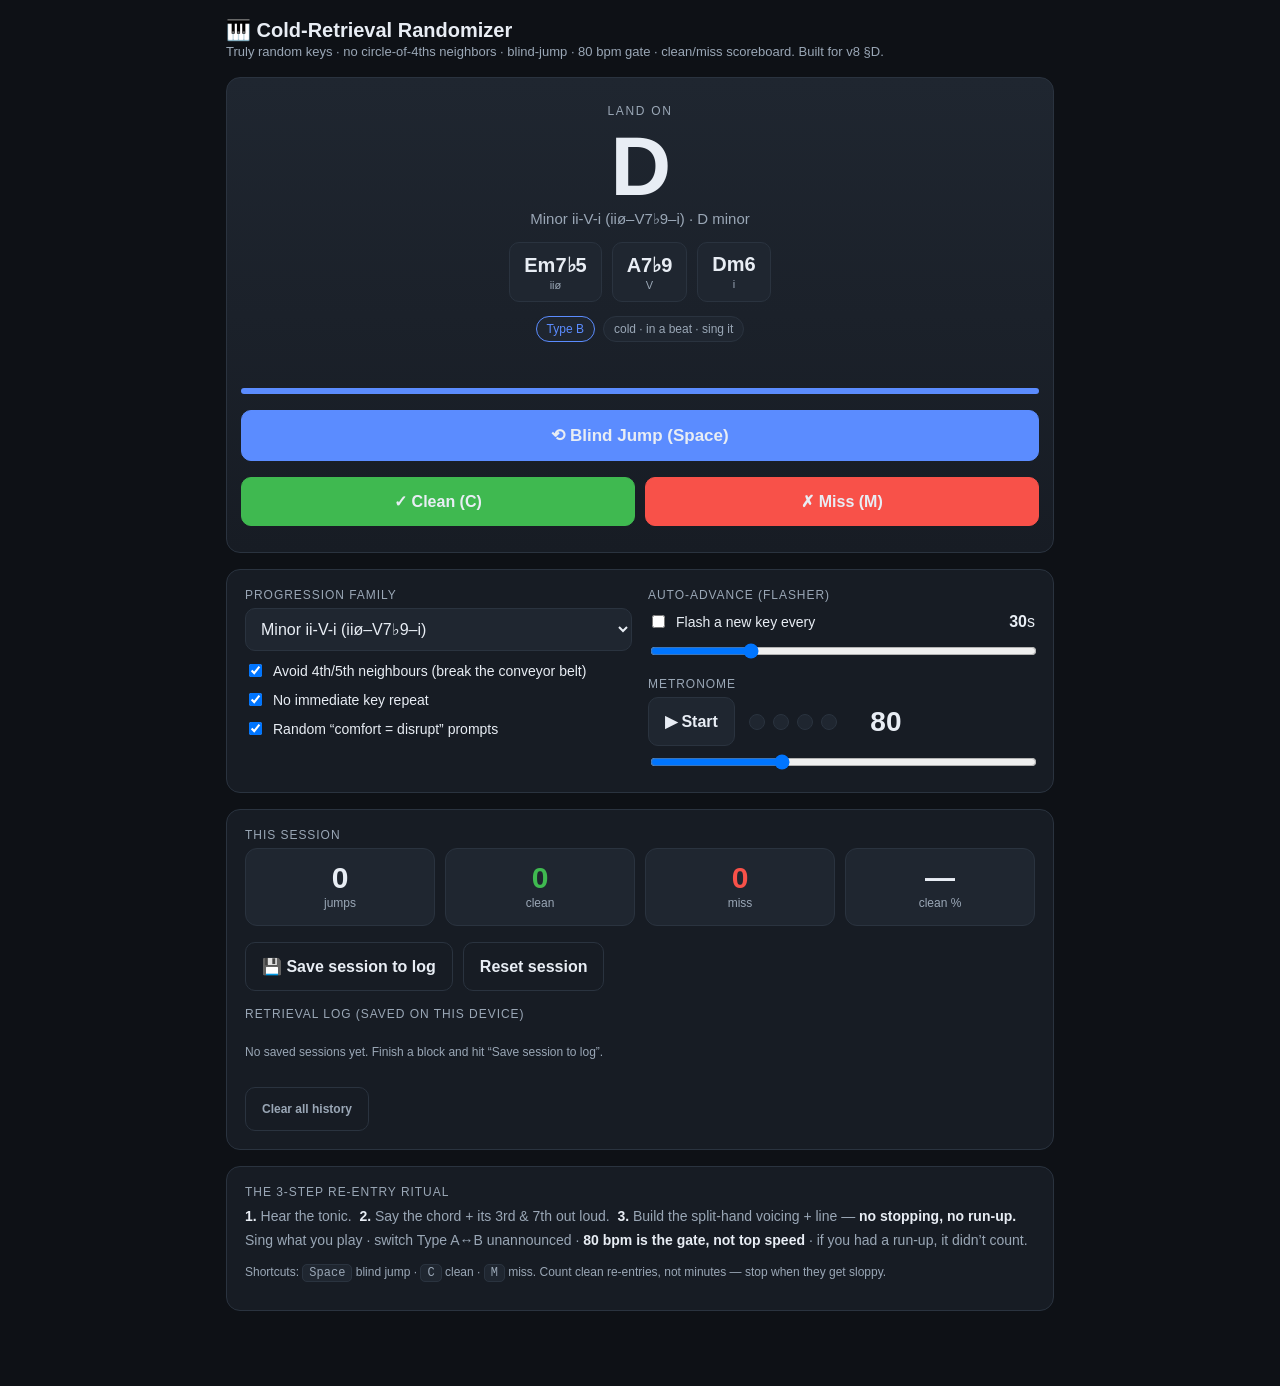
<file: index.html>
<!DOCTYPE html>
<html lang="en">
<head>
<meta charset="UTF-8" />
<meta name="viewport" content="width=device-width, initial-scale=1.0" />
<title>Cold-Retrieval Randomizer</title>
<style>
  :root{
    --bg:#0e1116; --panel:#171c24; --panel2:#1f2630; --line:#2a333f;
    --text:#e8edf4; --muted:#9aa7b6; --accent:#5b8cff;
    --green:#3fb950; --red:#f85149; --amber:#d29922;
    --radius:14px; --gap:16px;
  }
  *{box-sizing:border-box;}
  html,body{margin:0;padding:0;background:var(--bg);color:var(--text);
    font-family:-apple-system,BlinkMacSystemFont,"Segoe UI",Roboto,Helvetica,Arial,sans-serif;}
  .wrap{max-width:860px;margin:0 auto;padding:18px 16px 60px;}
  h1{font-size:20px;margin:0 0 2px;}
  .sub{color:var(--muted);font-size:13px;margin:0 0 18px;}
  .card{background:var(--panel);border:1px solid var(--line);border-radius:var(--radius);padding:18px;margin-bottom:var(--gap);}
  /* KEY DISPLAY */
  .stage{text-align:center;padding:26px 14px;background:linear-gradient(180deg,var(--panel2),var(--panel));}
  .stage .label{color:var(--muted);font-size:12px;letter-spacing:.14em;text-transform:uppercase;}
  .key{font-size:84px;font-weight:800;line-height:1;margin:6px 0 2px;letter-spacing:-.02em;}
  .ctx{color:var(--muted);font-size:15px;margin-bottom:14px;}
  .chords{display:flex;flex-wrap:wrap;gap:10px;justify-content:center;margin-top:8px;}
  .chip{background:var(--panel2);border:1px solid var(--line);border-radius:10px;padding:10px 14px;font-size:20px;font-weight:600;}
  .chip .deg{display:block;font-size:11px;color:var(--muted);font-weight:500;margin-top:2px;}
  .badges{display:flex;gap:8px;justify-content:center;margin-top:14px;flex-wrap:wrap;}
  .badge{font-size:12px;padding:5px 10px;border-radius:999px;border:1px solid var(--line);background:var(--panel2);color:var(--muted);}
  .badge.type{color:var(--accent);border-color:var(--accent);}
  .disrupt{margin-top:12px;color:var(--amber);font-size:14px;min-height:18px;font-weight:600;}
  /* COUNTDOWN */
  .bar{height:6px;background:var(--panel2);border-radius:4px;overflow:hidden;margin-top:16px;}
  .bar > i{display:block;height:100%;width:100%;background:var(--accent);transition:width .1s linear;}
  /* BUTTONS */
  .btns{display:flex;gap:10px;margin-top:16px;flex-wrap:wrap;}
  button{font:inherit;cursor:pointer;border:none;border-radius:10px;padding:14px 16px;font-weight:600;color:#fff;background:var(--panel2);border:1px solid var(--line);color:var(--text);}
  button:active{transform:translateY(1px);}
  .big{flex:1;min-width:160px;font-size:17px;background:var(--accent);border-color:var(--accent);}
  .ok{background:var(--green);border-color:var(--green);flex:1;}
  .no{background:var(--red);border-color:var(--red);flex:1;}
  .ghost{background:transparent;}
  /* CONTROLS */
  .row{display:flex;gap:var(--gap);flex-wrap:wrap;}
  .col{flex:1;min-width:240px;}
  label.fld{display:block;font-size:12px;color:var(--muted);margin:0 0 6px;text-transform:uppercase;letter-spacing:.08em;}
  select,input[type=range]{width:100%;}
  select{background:var(--panel2);color:var(--text);border:1px solid var(--line);border-radius:10px;padding:11px;font:inherit;}
  .inline{display:flex;align-items:center;justify-content:space-between;gap:10px;margin:10px 0;}
  .switch{display:flex;align-items:center;gap:8px;font-size:14px;}
  .met{display:flex;align-items:center;gap:14px;}
  .beats{display:flex;gap:8px;}
  .beat{width:16px;height:16px;border-radius:50%;background:var(--panel2);border:1px solid var(--line);}
  .beat.on{background:var(--accent);} .beat.acc.on{background:var(--amber);}
  .bpm{font-size:28px;font-weight:800;min-width:70px;text-align:center;}
  /* STATS */
  .stats{display:flex;gap:10px;flex-wrap:wrap;}
  .stat{flex:1;min-width:90px;background:var(--panel2);border:1px solid var(--line);border-radius:12px;padding:14px;text-align:center;}
  .stat b{display:block;font-size:30px;line-height:1;}
  .stat span{color:var(--muted);font-size:12px;}
  .hist{max-height:190px;overflow:auto;margin-top:12px;font-size:13px;}
  .hist table{width:100%;border-collapse:collapse;}
  .hist th,.hist td{text-align:left;padding:6px 8px;border-bottom:1px solid var(--line);color:var(--muted);}
  .hist td{color:var(--text);}
  .ritual{font-size:14px;color:var(--muted);line-height:1.7;}
  .ritual b{color:var(--text);}
  .mini{font-size:12px;color:var(--muted);}
  .kbd{font-family:monospace;background:var(--panel2);border:1px solid var(--line);border-radius:5px;padding:1px 6px;}
  a{color:var(--accent);}
</style>
</head>
<body>
<div class="wrap">
  <h1>🎹 Cold-Retrieval Randomizer</h1>
  <p class="sub">Truly random keys · no circle-of-4ths neighbors · blind-jump · 80 bpm gate · clean/miss scoreboard. Built for v8 §D.</p>

  <!-- STAGE -->
  <div class="card stage">
    <div class="label">Land on</div>
    <div class="key" id="keyName">C</div>
    <div class="ctx" id="ctx">Major ii-V-I</div>
    <div class="chords" id="chords"></div>
    <div class="badges">
      <span class="badge type" id="typeBadge">Type A</span>
      <span class="badge" id="ritualBadge">cold · in a beat · sing it</span>
    </div>
    <div class="disrupt" id="disrupt"></div>
    <div class="bar"><i id="countFill"></i></div>
    <div class="btns">
      <button class="big" id="nextBtn">⟲ Blind Jump (Space)</button>
    </div>
    <div class="btns">
      <button class="ok" id="cleanBtn">✓ Clean (C)</button>
      <button class="no" id="missBtn">✗ Miss (M)</button>
    </div>
  </div>

  <!-- CONTROLS -->
  <div class="card">
    <div class="row">
      <div class="col">
        <label class="fld" for="family">Progression family</label>
        <select id="family"></select>
        <div class="inline"><span class="switch"><input type="checkbox" id="avoid4" checked> Avoid 4th/5th neighbours (break the conveyor belt)</span></div>
        <div class="inline"><span class="switch"><input type="checkbox" id="noRepeat" checked> No immediate key repeat</span></div>
        <div class="inline"><span class="switch"><input type="checkbox" id="disruptOn" checked> Random “comfort = disrupt” prompts</span></div>
      </div>
      <div class="col">
        <label class="fld">Auto-advance (flasher)</label>
        <div class="inline">
          <span class="switch"><input type="checkbox" id="autoOn"> Flash a new key every</span>
          <span><b id="autoSecLbl">30</b>s</span>
        </div>
        <input type="range" id="autoSec" min="10" max="90" step="5" value="30" />
        <label class="fld" style="margin-top:14px;">Metronome</label>
        <div class="met">
          <button id="metBtn">▶ Start</button>
          <div class="beats"><div class="beat acc"></div><div class="beat"></div><div class="beat"></div><div class="beat"></div></div>
          <div class="bpm" id="bpmLbl">80</div>
        </div>
        <input type="range" id="bpm" min="40" max="160" step="1" value="80" style="margin-top:8px;" />
      </div>
    </div>
  </div>

  <!-- SCOREBOARD -->
  <div class="card">
    <label class="fld">This session</label>
    <div class="stats">
      <div class="stat"><b id="sJumps">0</b><span>jumps</span></div>
      <div class="stat"><b id="sClean" style="color:var(--green)">0</b><span>clean</span></div>
      <div class="stat"><b id="sMiss" style="color:var(--red)">0</b><span>miss</span></div>
      <div class="stat"><b id="sPct">—</b><span>clean %</span></div>
    </div>
    <div class="btns">
      <button class="ghost" id="saveBtn">💾 Save session to log</button>
      <button class="ghost" id="resetBtn">Reset session</button>
    </div>
    <label class="fld" style="margin-top:16px;">Retrieval log (saved on this device)</label>
    <div class="hist" id="hist"></div>
    <div class="btns"><button class="ghost mini" id="clearBtn">Clear all history</button></div>
  </div>

  <!-- RITUAL -->
  <div class="card">
    <label class="fld">The 3-step re-entry ritual</label>
    <div class="ritual">
      <b>1.</b> Hear the tonic.&nbsp; <b>2.</b> Say the chord + its 3rd &amp; 7th out loud.&nbsp; <b>3.</b> Build the split-hand voicing + line — <b>no stopping, no run-up.</b><br>
      Sing what you play · switch Type A↔B unannounced · <b>80 bpm is the gate, not top speed</b> · if you had a run-up, it didn’t count.
    </div>
    <p class="mini" style="margin-top:12px;">Shortcuts: <span class="kbd">Space</span> blind jump · <span class="kbd">C</span> clean · <span class="kbd">M</span> miss. Count clean re-entries, not minutes — stop when they get sloppy.</p>
  </div>
</div>

<script>
(function(){
  "use strict";
  var SHARP=['C','C♯','D','D♯','E','F','F♯','G','G♯','A','A♯','B'];
  var FLAT =['C','D♭','D','E♭','E','F','G♭','G','A♭','A','B♭','B'];
  var KEYS=[
    {name:'C',pc:0,acc:'flat'},{name:'F',pc:5,acc:'flat'},{name:'B♭',pc:10,acc:'flat'},
    {name:'E♭',pc:3,acc:'flat'},{name:'A♭',pc:8,acc:'flat'},{name:'D♭',pc:1,acc:'flat'},
    {name:'G♭',pc:6,acc:'flat'},{name:'G',pc:7,acc:'sharp'},{name:'D',pc:2,acc:'sharp'},
    {name:'A',pc:9,acc:'sharp'},{name:'E',pc:4,acc:'sharp'},{name:'B',pc:11,acc:'sharp'}
  ];
  var SINGLE=['maj7','m7','7','m7♭5','7alt','m6','7sus4'];
  var FAMILIES={
    'minor':   {label:'Minor ii-V-i  (iiø–V7♭9–i)', min:true,  ch:[[2,'m7♭5','iiø'],[7,'7♭9','V'],[0,'m6','i']]},
    'major':   {label:'Major ii-V-I', min:false, ch:[[2,'m7','ii'],[7,'7','V'],[0,'maj7','I']]},
    'sus':     {label:'7sus → V → I  (CCM)', min:false, ch:[[7,'7sus4','Vsus'],[7,'7','V'],[0,'maj7','I']]},
    'viIVIV':  {label:'vi–IV–I–V  (CCM)', min:false, ch:[[9,'m','vi'],[5,'','IV'],[0,'','I'],[7,'','V']]},
    'IVviIV':  {label:'I–V–vi–IV  (CCM)', min:false, ch:[[0,'','I'],[7,'','V'],[9,'m','vi'],[5,'','IV']]},
    'IVivI':   {label:'IV–iv–I  (borrowed minor)', min:false, ch:[[5,'','IV'],[5,'m','iv'],[0,'','I']]},
    'IIII7vi': {label:'I–III7–vi', min:false, ch:[[0,'','I'],[4,'7','III7'],[9,'m','vi']]},
    'single':  {label:'Single chord (random quality)', min:false, ch:'rnd'}
  };
  var DISRUPTS=['Add ♭9 on the V','Switch to the other Type (A↔B)','Sing the 7th of each chord',
    'Start on the 3rd, not the root','Drop out for 2 bars, re-enter cold','Target guide tones only (3rds & 7ths)',
    'Add a chromatic enclosure','Change the rhythm — Charleston it','Play it rootless, no bass','Add ♯11 colour on the I'];

  function rand(n){return Math.floor(Math.random()*n);}
  function rootName(k,deg){var pc=(k.pc+deg)%12;return (k.acc==='sharp'?SHARP:FLAT)[pc];}

  // ---- state ----
  var curIdx=0, sess={jumps:0,clean:0,miss:0}, autoTimer=null, autoDeadline=0, autoDur=30;
  var $=function(id){return document.getElementById(id);};

  // populate family select
  (function(){var sel=$('family');Object.keys(FAMILIES).forEach(function(key){
    var o=document.createElement('option');o.value=key;o.textContent=FAMILIES[key].label;sel.appendChild(o);});
    sel.value='minor';})();

  function pickKey(){
    var avoid4=$('avoid4').checked, noRep=$('noRepeat').checked, cur=KEYS[curIdx];
    var cand=[];
    for(var i=0;i<KEYS.length;i++){
      if(noRep && i===curIdx) continue;
      if(avoid4){var d=Math.abs(((KEYS[i].pc-cur.pc)%12+12)%12); if(d===5||d===7) continue;}
      cand.push(i);
    }
    if(!cand.length){for(var j=0;j<KEYS.length;j++) if(j!==curIdx) cand.push(j);}
    return cand[rand(cand.length)];
  }

  function render(){
    var k=KEYS[curIdx], fam=FAMILIES[$('family').value];
    $('keyName').textContent=k.name;
    $('ctx').textContent=fam.label+(fam.min?'  ·  '+k.name+' minor':'  ·  '+k.name+' major');
    var box=$('chords'); box.innerHTML='';
    var list;
    if(fam.ch==='rnd'){var suf=SINGLE[rand(SINGLE.length)];list=[[0,suf,'chord']];}
    else list=fam.ch;
    list.forEach(function(c){
      var div=document.createElement('div');div.className='chip';
      div.innerHTML=rootName(k,c[0])+c[1]+'<span class="deg">'+c[2]+'</span>';
      box.appendChild(div);
    });
    $('typeBadge').textContent='Type '+(Math.random()<0.5?'A':'B');
    if($('disruptOn').checked && Math.random()<0.4){$('disrupt').textContent='⚡ '+DISRUPTS[rand(DISRUPTS.length)];}
    else $('disrupt').textContent='';
  }

  function jump(){curIdx=pickKey();sess.jumps++;updateStats();render();resetAuto();}

  function mark(clean){ if(clean) sess.clean++; else sess.miss++; updateStats(); jump(); }

  function updateStats(){
    $('sJumps').textContent=sess.jumps;$('sClean').textContent=sess.clean;$('sMiss').textContent=sess.miss;
    var t=sess.clean+sess.miss;$('sPct').textContent=t?Math.round(sess.clean/t*100)+'%':'—';
  }

  // ---- auto-advance ----
  function resetAuto(){ autoDeadline=Date.now()+autoDur*1000; }
  function tickAuto(){
    var fill=$('countFill');
    if(!$('autoOn').checked){fill.style.width='100%';return;}
    var left=autoDeadline-Date.now();
    if(left<=0){jump();return;}
    fill.style.width=Math.max(0,(left/(autoDur*1000))*100)+'%';
  }
  setInterval(tickAuto,100);
  $('autoSec').addEventListener('input',function(){autoDur=+this.value;$('autoSecLbl').textContent=autoDur;resetAuto();});
  $('autoOn').addEventListener('change',function(){resetAuto();$('countFill').style.width='100%';});

  // ---- metronome (Web Audio) ----
  var ac=null, metOn=false, metTimer=null, beat=0, bpm=80;
  var beatEls=document.querySelectorAll('.beat');
  function click(acc){
    if(!ac) return;
    var o=ac.createOscillator(), g=ac.createGain(), t=ac.currentTime;
    o.frequency.value=acc?1500:900; o.connect(g); g.connect(ac.destination);
    g.gain.setValueAtTime(0.0001,t); g.gain.exponentialRampToValueAtTime(0.5,t+0.001);
    g.gain.exponentialRampToValueAtTime(0.0001,t+0.05); o.start(t); o.stop(t+0.06);
  }
  function metTick(){
    beatEls.forEach(function(b,i){b.classList.toggle('on',i===beat);});
    click(beat===0); beat=(beat+1)%4;
  }
  function startMet(){
    if(!ac){try{ac=new (window.AudioContext||window.webkitAudioContext)();}catch(e){}}
    if(ac && ac.state==='suspended') ac.resume();
    metOn=true;$('metBtn').textContent='■ Stop';beat=0;
    metTick(); metTimer=setInterval(metTick,60000/bpm);
  }
  function stopMet(){metOn=false;$('metBtn').textContent='▶ Start';clearInterval(metTimer);
    beatEls.forEach(function(b){b.classList.remove('on');});}
  $('metBtn').addEventListener('click',function(){metOn?stopMet():startMet();});
  $('bpm').addEventListener('input',function(){bpm=+this.value;$('bpmLbl').textContent=bpm;
    if(metOn){clearInterval(metTimer);metTimer=setInterval(metTick,60000/bpm);}});

  // ---- scoreboard persistence ----
  var LS='retrievalLog';
  function loadLog(){try{return JSON.parse(localStorage.getItem(LS)||'[]');}catch(e){return [];}}
  function saveLog(a){try{localStorage.setItem(LS,JSON.stringify(a));}catch(e){}}
  function renderHist(){
    var a=loadLog(),h=$('hist');
    if(!a.length){h.innerHTML='<p class="mini">No saved sessions yet. Finish a block and hit “Save session to log”.</p>';return;}
    var rows=a.slice().reverse().map(function(r){
      return '<tr><td>'+r.date+'</td><td>'+r.clean+'/'+(r.clean+r.miss)+'</td><td>'+r.acc+'%</td><td>'+r.jumps+'</td></tr>';}).join('');
    h.innerHTML='<table><tr><th>Date</th><th>Clean</th><th>Clean %</th><th>Jumps</th></tr>'+rows+'</table>';
  }
  $('saveBtn').addEventListener('click',function(){
    var t=sess.clean+sess.miss; if(!sess.jumps){alert('Nothing to save yet.');return;}
    var a=loadLog();
    a.push({date:new Date().toLocaleDateString(),jumps:sess.jumps,clean:sess.clean,miss:sess.miss,
      acc:t?Math.round(sess.clean/t*100):0});
    saveLog(a);renderHist();alert('Session saved. Nice reps.');
  });
  $('resetBtn').addEventListener('click',function(){sess={jumps:0,clean:0,miss:0};updateStats();});
  $('clearBtn').addEventListener('click',function(){if(confirm('Clear all saved history?')){saveLog([]);renderHist();}});

  // ---- wire buttons + keys ----
  $('nextBtn').addEventListener('click',jump);
  $('cleanBtn').addEventListener('click',function(){mark(true);});
  $('missBtn').addEventListener('click',function(){mark(false);});
  $('family').addEventListener('change',render);
  document.addEventListener('keydown',function(e){
    if(e.target.tagName==='SELECT'||e.target.tagName==='INPUT') return;
    if(e.code==='Space'){e.preventDefault();jump();}
    else if(e.key==='c'||e.key==='C'){mark(true);}
    else if(e.key==='m'||e.key==='M'){mark(false);}
  });

  // init
  curIdx=rand(KEYS.length);render();updateStats();renderHist();resetAuto();$('countFill').style.width='100%';
})();
</script>
</body>
</html>
</file>
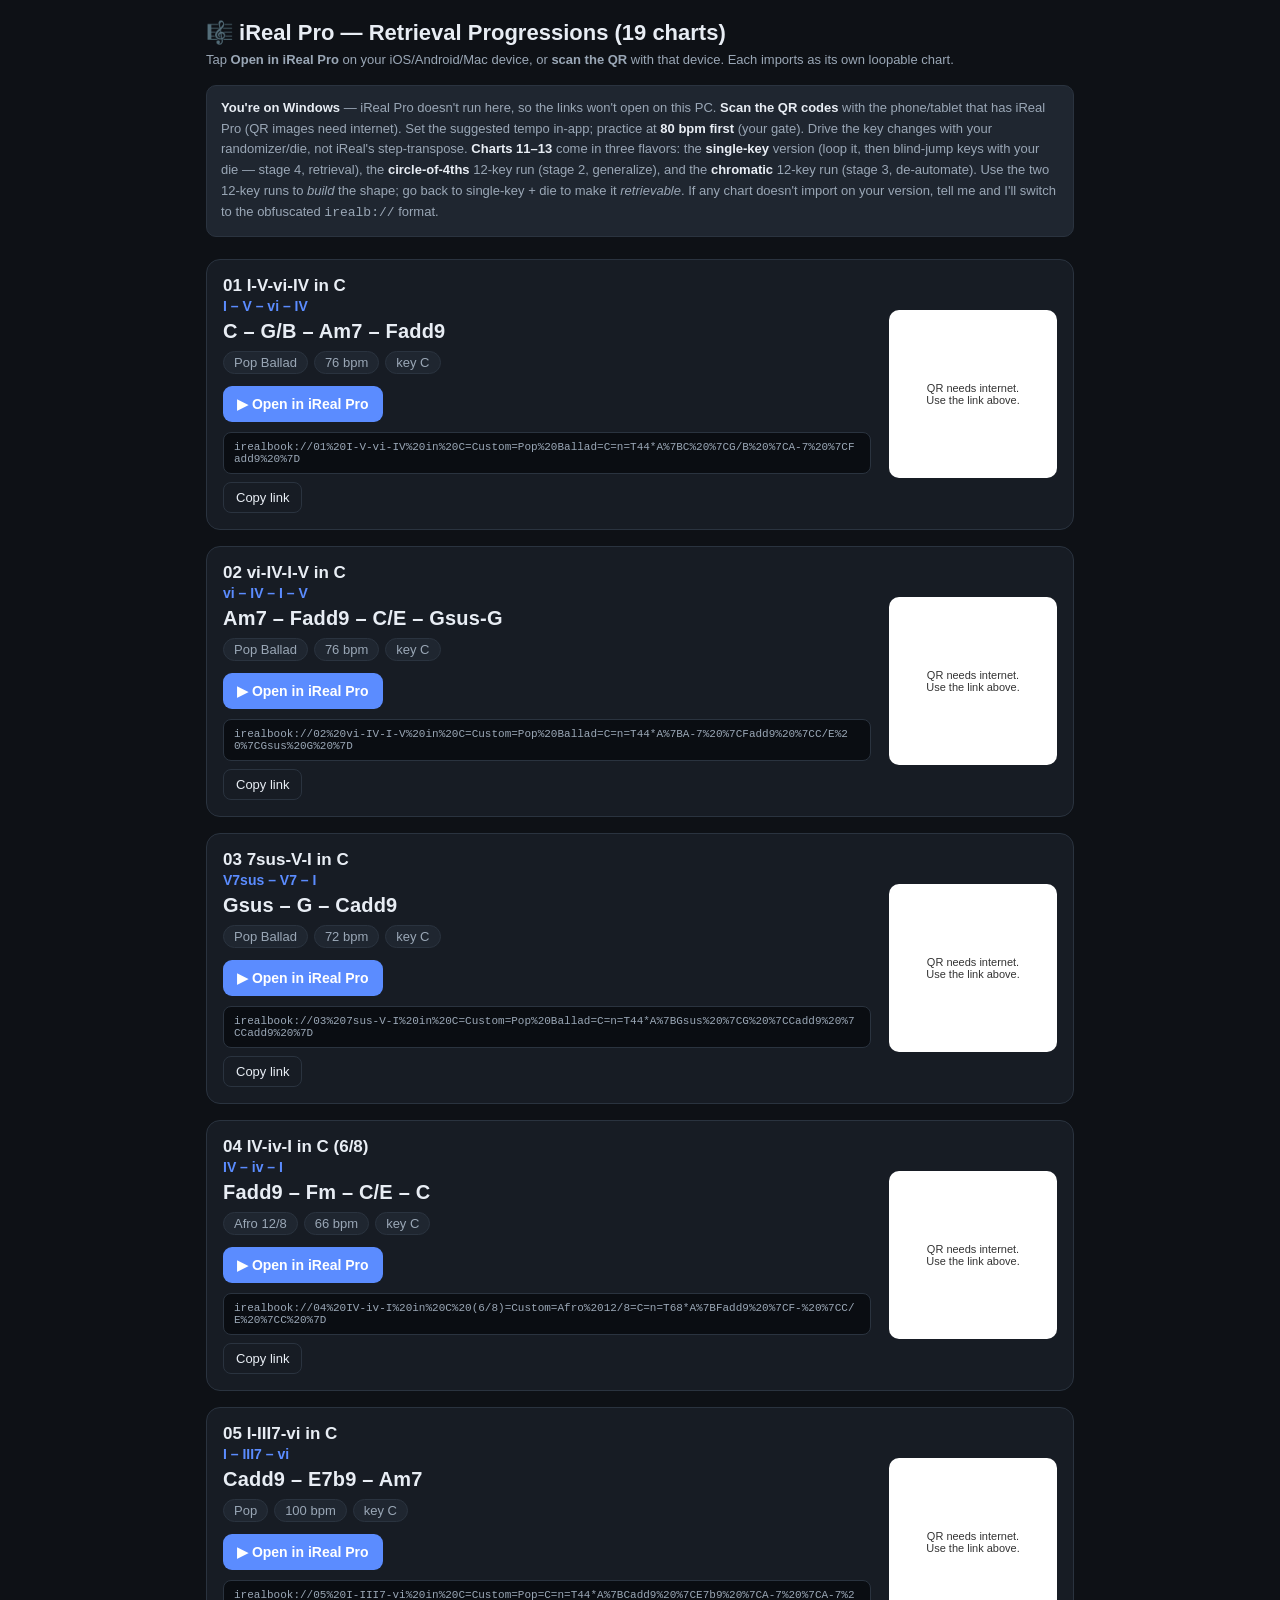
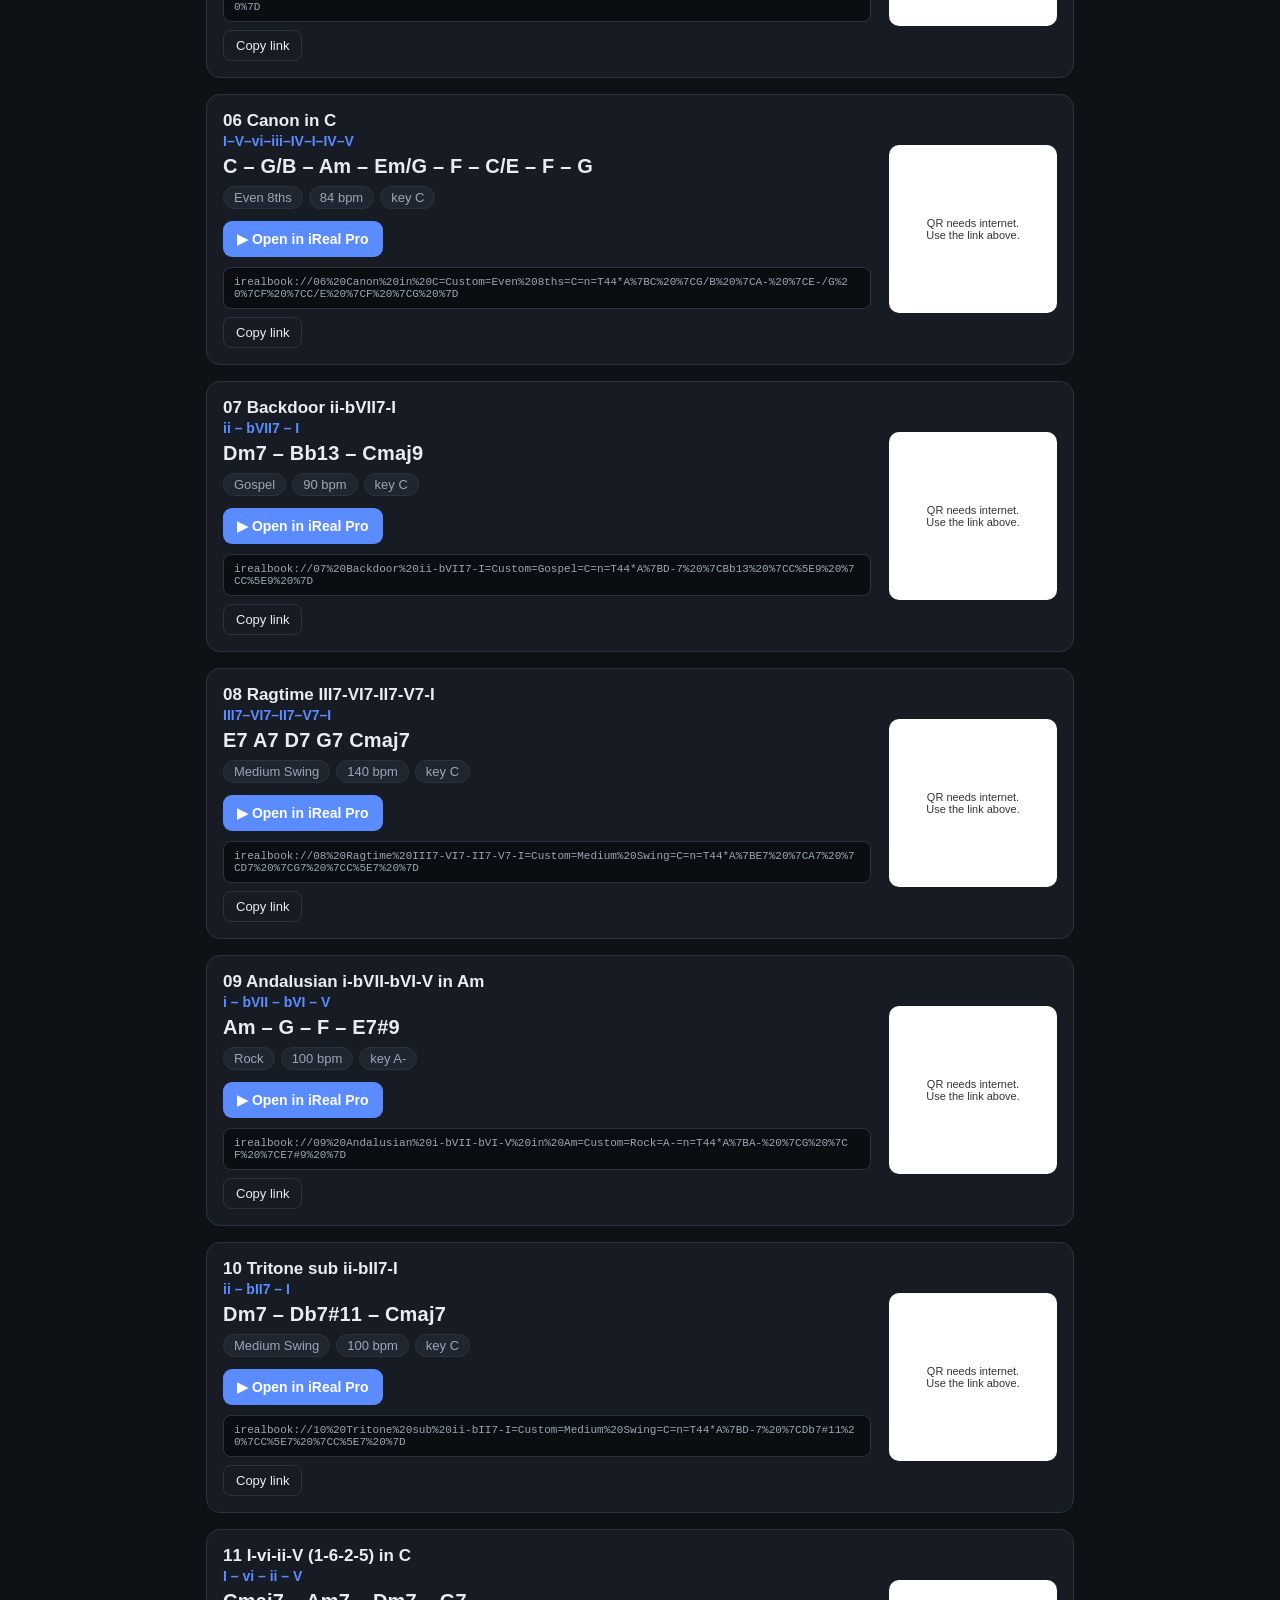
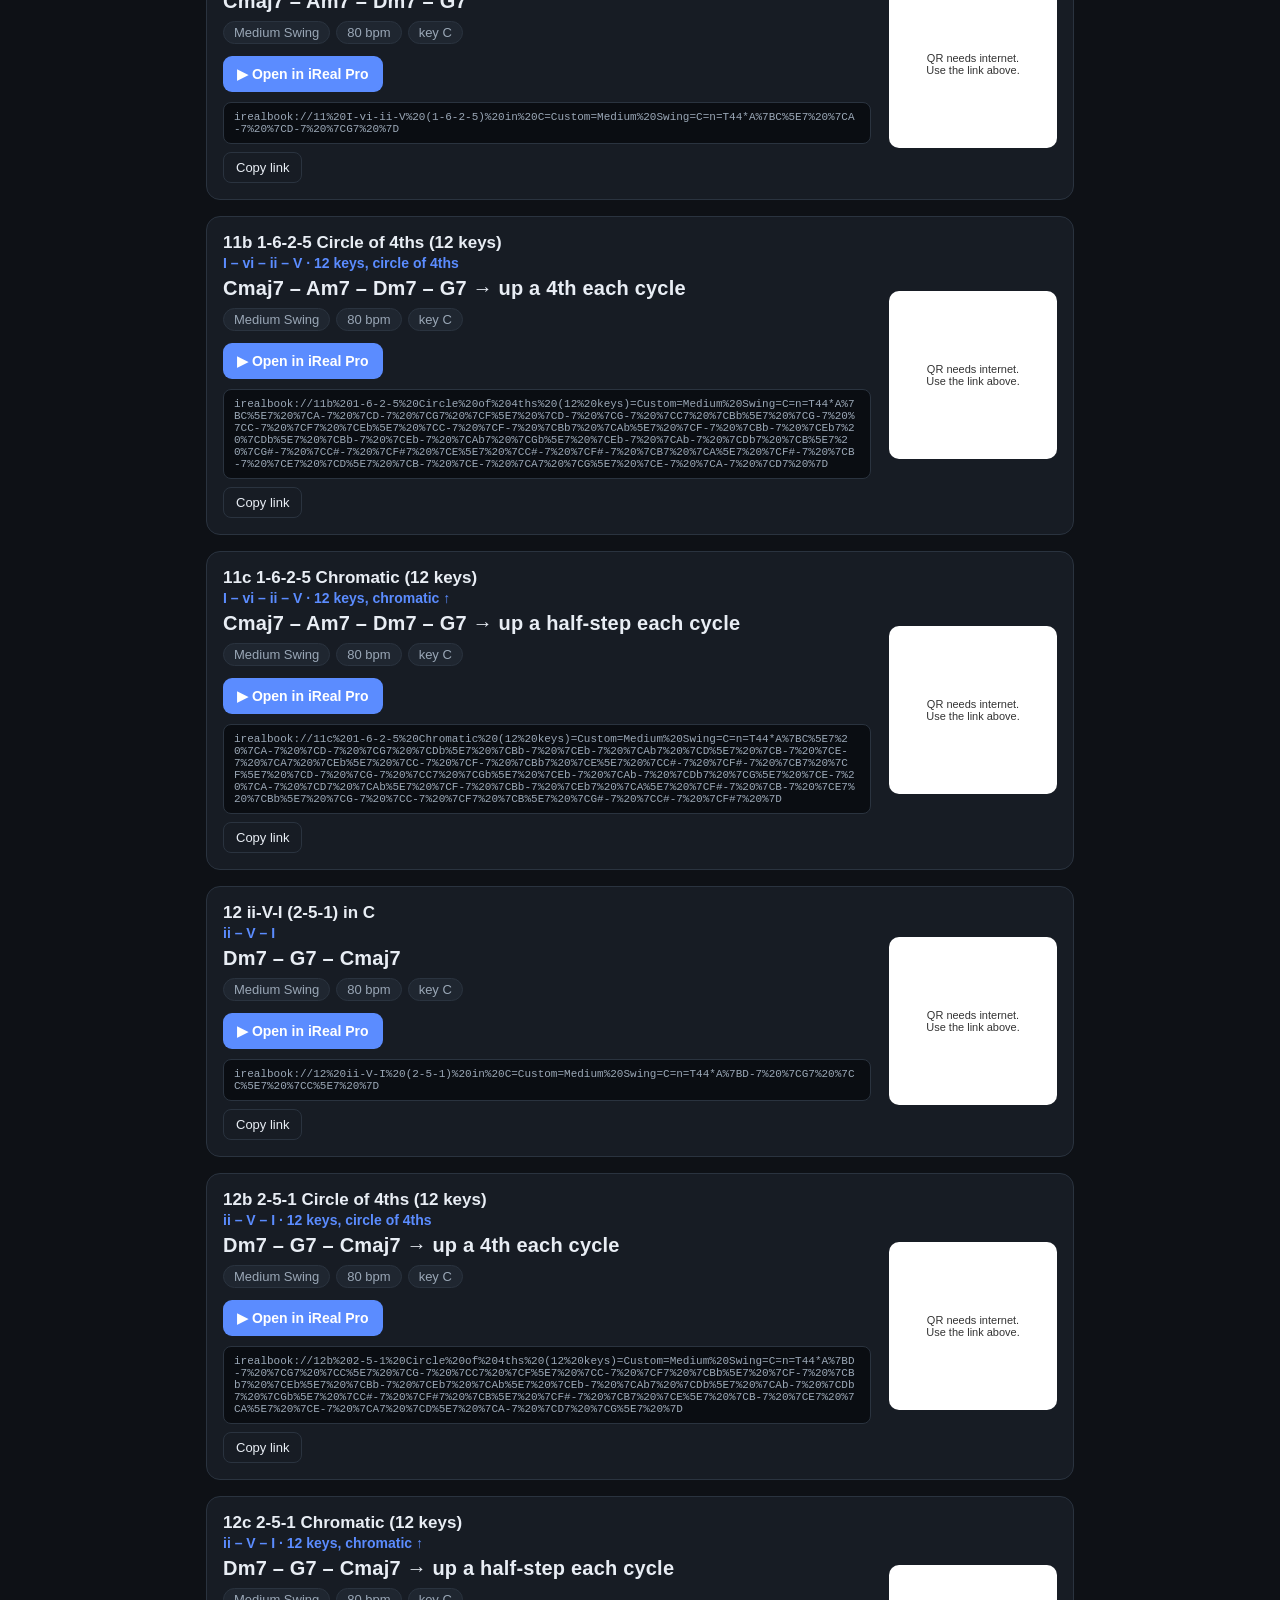
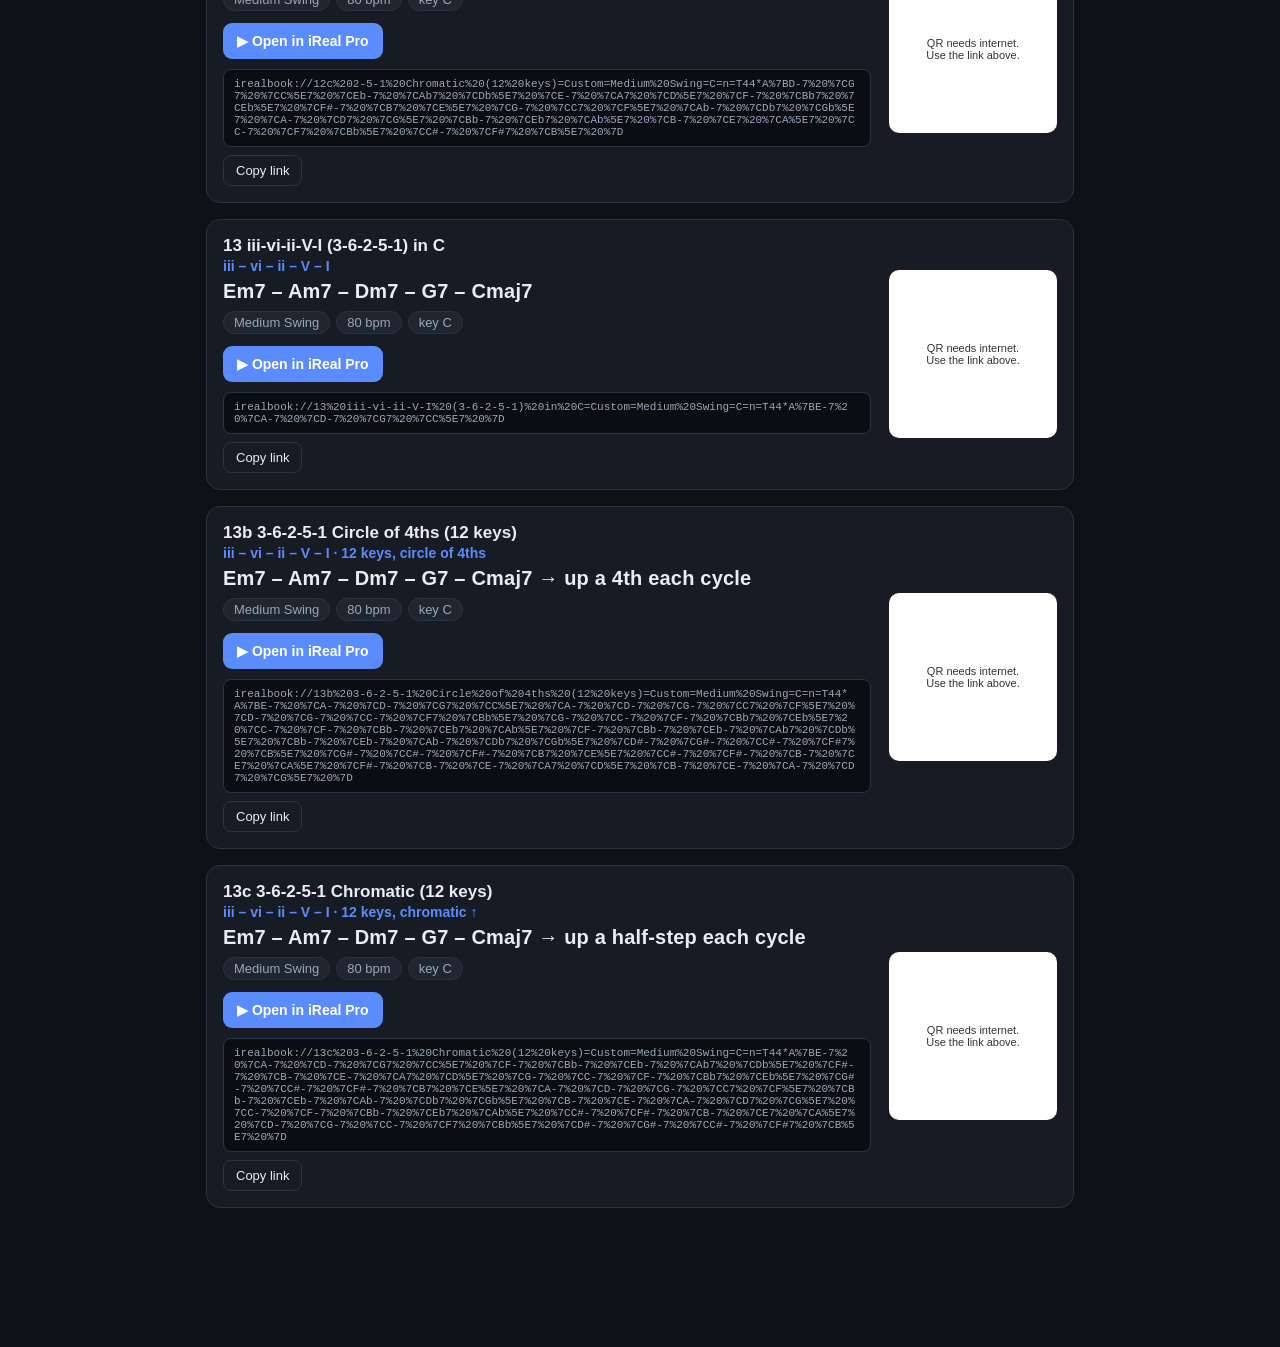
<file: irealpro/index.html>
<!DOCTYPE html>
<html lang="en">
<head>
<meta charset="UTF-8" />
<meta name="viewport" content="width=device-width, initial-scale=1.0" />
<title>iReal Pro — Retrieval Progressions</title>
<style>
  :root{--bg:#0e1116;--panel:#171c24;--panel2:#1f2630;--line:#2a333f;--text:#e8edf4;--muted:#9aa7b6;--accent:#5b8cff;--green:#3fb950;--radius:14px;}
  *{box-sizing:border-box;}
  body{margin:0;background:var(--bg);color:var(--text);font-family:-apple-system,BlinkMacSystemFont,"Segoe UI",Roboto,Helvetica,Arial,sans-serif;}
  .wrap{max-width:900px;margin:0 auto;padding:20px 16px 60px;}
  h1{font-size:22px;margin:0 0 4px;}
  .sub{color:var(--muted);font-size:13px;margin:0 0 10px;line-height:1.6;}
  .note{background:var(--panel2);border:1px solid var(--line);border-radius:10px;padding:12px 14px;font-size:13px;color:var(--muted);margin:14px 0 22px;line-height:1.6;}
  .note b{color:var(--text);}
  .card{background:var(--panel);border:1px solid var(--line);border-radius:var(--radius);padding:16px;margin-bottom:16px;display:flex;gap:18px;flex-wrap:wrap;align-items:center;}
  .info{flex:1;min-width:260px;}
  .title{font-size:17px;font-weight:700;margin:0 0 2px;}
  .rn{color:var(--accent);font-weight:600;font-size:14px;margin:0 0 6px;}
  .chords{font-size:20px;font-weight:700;letter-spacing:.01em;margin:2px 0 8px;}
  .meta{color:var(--muted);font-size:13px;margin-bottom:12px;}
  .meta .pill{display:inline-block;background:var(--panel2);border:1px solid var(--line);border-radius:999px;padding:3px 10px;margin-right:6px;}
  a.btn{display:inline-block;text-decoration:none;background:var(--accent);color:#fff;font-weight:600;padding:10px 14px;border-radius:9px;font-size:14px;}
  .raw{display:block;margin-top:10px;background:#0a0d12;border:1px solid var(--line);border-radius:8px;padding:8px 10px;font-family:monospace;font-size:11px;color:var(--muted);word-break:break-all;}
  .copy{margin-top:8px;background:transparent;border:1px solid var(--line);color:var(--text);border-radius:8px;padding:7px 12px;font:inherit;font-size:13px;cursor:pointer;}
  .qr{background:#fff;border-radius:10px;padding:8px;width:168px;height:168px;flex:0 0 auto;display:flex;align-items:center;justify-content:center;}
  .qr img{width:150px;height:150px;display:block;}
  .qr .err{color:#333;font-size:11px;text-align:center;padding:6px;}
</style>
</head>
<body>
<div class="wrap">
  <h1>🎼 iReal Pro — Retrieval Progressions (19 charts)</h1>
  <p class="sub">Tap <b>Open in iReal Pro</b> on your iOS/Android/Mac device, or <b>scan the QR</b> with that device. Each imports as its own loopable chart.</p>
  <div class="note">
    <b>You're on Windows</b> — iReal Pro doesn't run here, so the links won't open on this PC. <b>Scan the QR codes</b> with the phone/tablet that has iReal Pro (QR images need internet). Set the suggested tempo in-app; practice at <b>80 bpm first</b> (your gate). Drive the key changes with your randomizer/die, not iReal's step-transpose. <b>Charts 11–13</b> come in three flavors: the <b>single-key</b> version (loop it, then blind-jump keys with your die — stage 4, retrieval), the <b>circle-of-4ths</b> 12-key run (stage 2, generalize), and the <b>chromatic</b> 12-key run (stage 3, de-automate). Use the two 12-key runs to <i>build</i> the shape; go back to single-key + die to make it <i>retrievable</i>. If any chart doesn't import on your version, tell me and I'll switch to the obfuscated <code>irealb://</code> format.
  </div>
  <div id="list"></div>
</div>

<script>
(function(){
  "use strict";
  var SONGS=[
    {t:"01 I-V-vi-IV in C", rn:"I  –  V  –  vi  –  IV", ch:"C  –  G/B  –  Am7  –  Fadd9", style:"Pop Ballad", key:"C", bpm:76, music:"T44*A{C |G/B |A-7 |Fadd9 }"},
    {t:"02 vi-IV-I-V in C", rn:"vi  –  IV  –  I  –  V", ch:"Am7  –  Fadd9  –  C/E  –  Gsus-G", style:"Pop Ballad", key:"C", bpm:76, music:"T44*A{A-7 |Fadd9 |C/E |Gsus G }"},
    {t:"03 7sus-V-I in C", rn:"V7sus  –  V7  –  I", ch:"Gsus  –  G  –  Cadd9", style:"Pop Ballad", key:"C", bpm:72, music:"T44*A{Gsus |G |Cadd9 |Cadd9 }"},
    {t:"04 IV-iv-I in C (6/8)", rn:"IV  –  iv  –  I", ch:"Fadd9  –  Fm  –  C/E  –  C", style:"Afro 12/8", key:"C", bpm:66, music:"T68*A{Fadd9 |F- |C/E |C }"},
    {t:"05 I-III7-vi in C", rn:"I  –  III7  –  vi", ch:"Cadd9  –  E7b9  –  Am7", style:"Pop", key:"C", bpm:100, music:"T44*A{Cadd9 |E7b9 |A-7 |A-7 }"},
    {t:"06 Canon in C", rn:"I–V–vi–iii–IV–I–IV–V", ch:"C – G/B – Am – Em/G – F – C/E – F – G", style:"Even 8ths", key:"C", bpm:84, music:"T44*A{C |G/B |A- |E-/G |F |C/E |F |G }"},
    {t:"07 Backdoor ii-bVII7-I", rn:"ii  –  bVII7  –  I", ch:"Dm7  –  Bb13  –  Cmaj9", style:"Gospel", key:"C", bpm:90, music:"T44*A{D-7 |Bb13 |C^9 |C^9 }"},
    {t:"08 Ragtime III7-VI7-II7-V7-I", rn:"III7–VI7–II7–V7–I", ch:"E7 A7 D7 G7 Cmaj7", style:"Medium Swing", key:"C", bpm:140, music:"T44*A{E7 |A7 |D7 |G7 |C^7 }"},
    {t:"09 Andalusian i-bVII-bVI-V in Am", rn:"i  –  bVII  –  bVI  –  V", ch:"Am  –  G  –  F  –  E7#9", style:"Rock", key:"A-", bpm:100, music:"T44*A{A- |G |F |E7#9 }"},
    {t:"10 Tritone sub ii-bII7-I", rn:"ii  –  bII7  –  I", ch:"Dm7  –  Db7#11  –  Cmaj7", style:"Medium Swing", key:"C", bpm:100, music:"T44*A{D-7 |Db7#11 |C^7 |C^7 }"},
    {t:"11 I-vi-ii-V (1-6-2-5) in C", rn:"I  –  vi  –  ii  –  V", ch:"Cmaj7  –  Am7  –  Dm7  –  G7", style:"Medium Swing", key:"C", bpm:80, music:"T44*A{C^7 |A-7 |D-7 |G7 }"},
    {t:"11b 1-6-2-5 Circle of 4ths (12 keys)", rn:"I  –  vi  –  ii  –  V   ·   12 keys, circle of 4ths", ch:"Cmaj7 – Am7 – Dm7 – G7  →  up a 4th each cycle", style:"Medium Swing", key:"C", bpm:80, music:"T44*A{C^7 |A-7 |D-7 |G7 |F^7 |D-7 |G-7 |C7 |Bb^7 |G-7 |C-7 |F7 |Eb^7 |C-7 |F-7 |Bb7 |Ab^7 |F-7 |Bb-7 |Eb7 |Db^7 |Bb-7 |Eb-7 |Ab7 |Gb^7 |Eb-7 |Ab-7 |Db7 |B^7 |G#-7 |C#-7 |F#7 |E^7 |C#-7 |F#-7 |B7 |A^7 |F#-7 |B-7 |E7 |D^7 |B-7 |E-7 |A7 |G^7 |E-7 |A-7 |D7 }"},
    {t:"11c 1-6-2-5 Chromatic (12 keys)", rn:"I  –  vi  –  ii  –  V   ·   12 keys, chromatic ↑", ch:"Cmaj7 – Am7 – Dm7 – G7  →  up a half-step each cycle", style:"Medium Swing", key:"C", bpm:80, music:"T44*A{C^7 |A-7 |D-7 |G7 |Db^7 |Bb-7 |Eb-7 |Ab7 |D^7 |B-7 |E-7 |A7 |Eb^7 |C-7 |F-7 |Bb7 |E^7 |C#-7 |F#-7 |B7 |F^7 |D-7 |G-7 |C7 |Gb^7 |Eb-7 |Ab-7 |Db7 |G^7 |E-7 |A-7 |D7 |Ab^7 |F-7 |Bb-7 |Eb7 |A^7 |F#-7 |B-7 |E7 |Bb^7 |G-7 |C-7 |F7 |B^7 |G#-7 |C#-7 |F#7 }"},
    {t:"12 ii-V-I (2-5-1) in C", rn:"ii  –  V  –  I", ch:"Dm7  –  G7  –  Cmaj7", style:"Medium Swing", key:"C", bpm:80, music:"T44*A{D-7 |G7 |C^7 |C^7 }"},
    {t:"12b 2-5-1 Circle of 4ths (12 keys)", rn:"ii  –  V  –  I   ·   12 keys, circle of 4ths", ch:"Dm7 – G7 – Cmaj7  →  up a 4th each cycle", style:"Medium Swing", key:"C", bpm:80, music:"T44*A{D-7 |G7 |C^7 |G-7 |C7 |F^7 |C-7 |F7 |Bb^7 |F-7 |Bb7 |Eb^7 |Bb-7 |Eb7 |Ab^7 |Eb-7 |Ab7 |Db^7 |Ab-7 |Db7 |Gb^7 |C#-7 |F#7 |B^7 |F#-7 |B7 |E^7 |B-7 |E7 |A^7 |E-7 |A7 |D^7 |A-7 |D7 |G^7 }"},
    {t:"12c 2-5-1 Chromatic (12 keys)", rn:"ii  –  V  –  I   ·   12 keys, chromatic ↑", ch:"Dm7 – G7 – Cmaj7  →  up a half-step each cycle", style:"Medium Swing", key:"C", bpm:80, music:"T44*A{D-7 |G7 |C^7 |Eb-7 |Ab7 |Db^7 |E-7 |A7 |D^7 |F-7 |Bb7 |Eb^7 |F#-7 |B7 |E^7 |G-7 |C7 |F^7 |Ab-7 |Db7 |Gb^7 |A-7 |D7 |G^7 |Bb-7 |Eb7 |Ab^7 |B-7 |E7 |A^7 |C-7 |F7 |Bb^7 |C#-7 |F#7 |B^7 }"},
    {t:"13 iii-vi-ii-V-I (3-6-2-5-1) in C", rn:"iii  –  vi  –  ii  –  V  –  I", ch:"Em7  –  Am7  –  Dm7  –  G7  –  Cmaj7", style:"Medium Swing", key:"C", bpm:80, music:"T44*A{E-7 |A-7 |D-7 |G7 |C^7 }"},
    {t:"13b 3-6-2-5-1 Circle of 4ths (12 keys)", rn:"iii  –  vi  –  ii  –  V  –  I   ·   12 keys, circle of 4ths", ch:"Em7 – Am7 – Dm7 – G7 – Cmaj7  →  up a 4th each cycle", style:"Medium Swing", key:"C", bpm:80, music:"T44*A{E-7 |A-7 |D-7 |G7 |C^7 |A-7 |D-7 |G-7 |C7 |F^7 |D-7 |G-7 |C-7 |F7 |Bb^7 |G-7 |C-7 |F-7 |Bb7 |Eb^7 |C-7 |F-7 |Bb-7 |Eb7 |Ab^7 |F-7 |Bb-7 |Eb-7 |Ab7 |Db^7 |Bb-7 |Eb-7 |Ab-7 |Db7 |Gb^7 |D#-7 |G#-7 |C#-7 |F#7 |B^7 |G#-7 |C#-7 |F#-7 |B7 |E^7 |C#-7 |F#-7 |B-7 |E7 |A^7 |F#-7 |B-7 |E-7 |A7 |D^7 |B-7 |E-7 |A-7 |D7 |G^7 }"},
    {t:"13c 3-6-2-5-1 Chromatic (12 keys)", rn:"iii  –  vi  –  ii  –  V  –  I   ·   12 keys, chromatic ↑", ch:"Em7 – Am7 – Dm7 – G7 – Cmaj7  →  up a half-step each cycle", style:"Medium Swing", key:"C", bpm:80, music:"T44*A{E-7 |A-7 |D-7 |G7 |C^7 |F-7 |Bb-7 |Eb-7 |Ab7 |Db^7 |F#-7 |B-7 |E-7 |A7 |D^7 |G-7 |C-7 |F-7 |Bb7 |Eb^7 |G#-7 |C#-7 |F#-7 |B7 |E^7 |A-7 |D-7 |G-7 |C7 |F^7 |Bb-7 |Eb-7 |Ab-7 |Db7 |Gb^7 |B-7 |E-7 |A-7 |D7 |G^7 |C-7 |F-7 |Bb-7 |Eb7 |Ab^7 |C#-7 |F#-7 |B-7 |E7 |A^7 |D-7 |G-7 |C-7 |F7 |Bb^7 |D#-7 |G#-7 |C#-7 |F#7 |B^7 }"}
  ];
  function rawURL(s){return "irealbook://"+s.t+"=Custom="+s.style+"="+s.key+"=n="+s.music;}
  var list=document.getElementById('list');
  SONGS.forEach(function(s){
    var scheme=encodeURI(rawURL(s));
    var qr="https://api.qrserver.com/v1/create-qr-code/?size=200x200&margin=4&data="+encodeURIComponent(scheme);
    var card=document.createElement('div'); card.className='card';
    card.innerHTML=
      '<div class="info">'+
        '<p class="title">'+s.t+'</p>'+
        '<p class="rn">'+s.rn+'</p>'+
        '<div class="chords">'+s.ch+'</div>'+
        '<div class="meta"><span class="pill">'+s.style+'</span><span class="pill">'+s.bpm+' bpm</span><span class="pill">key '+s.key+'</span></div>'+
        '<a class="btn" href="'+scheme+'">▶ Open in iReal Pro</a>'+
        '<code class="raw">'+scheme+'</code>'+
        '<button class="copy">Copy link</button>'+
      '</div>'+
      '<div class="qr"><img alt="QR" src="'+qr+'" onerror="this.parentNode.innerHTML=\'<div class=&quot;err&quot;>QR needs internet.<br>Use the link above.</div>\'"></div>';
    var btn=card.querySelector('.copy');
    btn.addEventListener('click',function(){
      navigator.clipboard.writeText(scheme).then(function(){btn.textContent='Copied ✓';setTimeout(function(){btn.textContent='Copy link';},1500);});
    });
    list.appendChild(card);
  });
})();
</script>
</body>
</html>
</file>
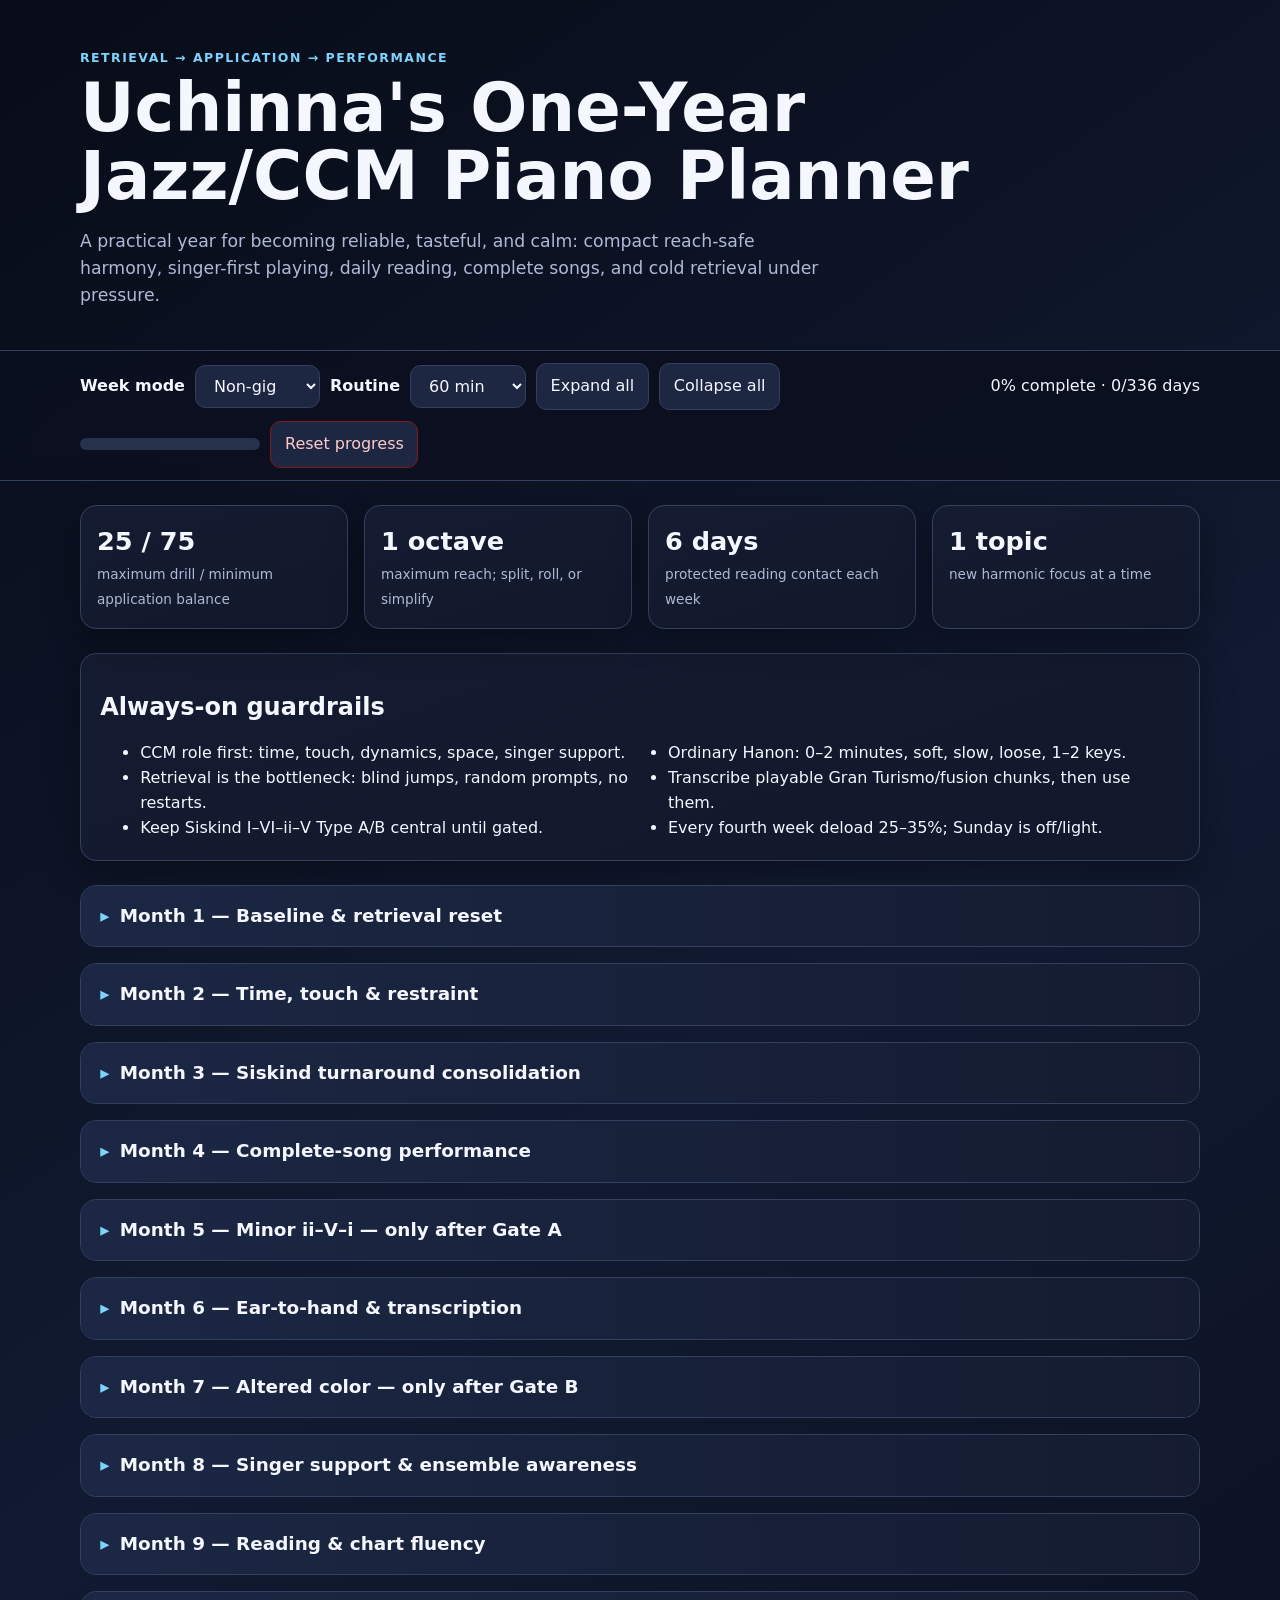
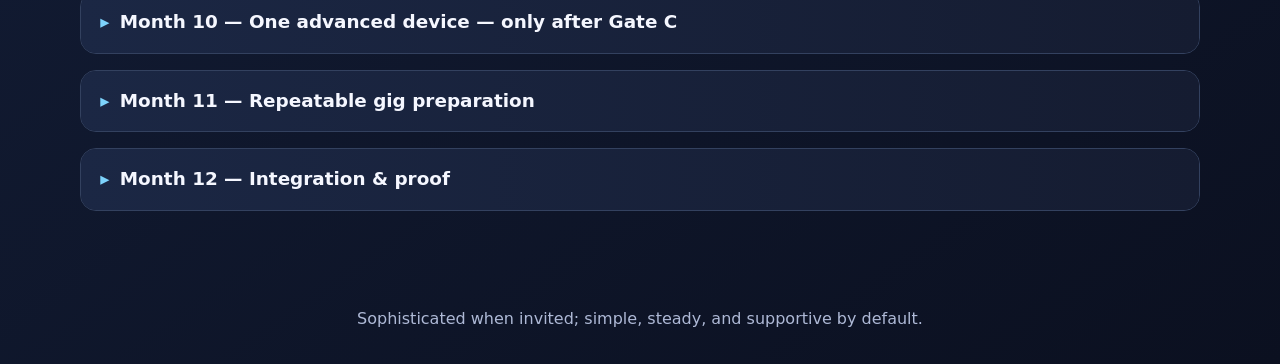
<file: planner/index.html>
<!doctype html>
<html lang="en">
<head>
<meta charset="utf-8">
<meta name="viewport" content="width=device-width,initial-scale=1">
<title>Uchinna's One-Year Jazz/CCM Piano Planner</title>
<style>
:root{--bg:#0b1020;--panel:#151c31;--panel2:#1d2742;--text:#f5f7ff;--muted:#aeb9d6;--accent:#7dd3fc;--accent2:#c4b5fd;--ok:#86efac;--warn:#fcd34d;--line:#33415f;--shadow:0 12px 35px #0005}*{box-sizing:border-box}html{scroll-behavior:smooth}body{margin:0;background:linear-gradient(145deg,#080c18,#111a31 55%,#0b1020);color:var(--text);font:16px/1.55 system-ui,-apple-system,Segoe UI,sans-serif}button,select,input{font:inherit}button,select{color:var(--text);background:var(--panel2);border:1px solid var(--line);border-radius:.65rem;padding:.65rem .85rem}button{cursor:pointer}button:hover{border-color:var(--accent)}button:focus-visible,select:focus-visible,input:focus-visible,summary:focus-visible{outline:3px solid var(--accent);outline-offset:3px}.wrap{width:min(1120px,calc(100% - 2rem));margin:auto}.hero{padding:3rem 0 1.5rem}.eyebrow{color:var(--accent);font-weight:800;letter-spacing:.12em;text-transform:uppercase;font-size:.78rem}h1{font-size:clamp(2rem,6vw,4.2rem);line-height:1.02;margin:.4rem 0 1rem;max-width:900px}h2,h3,h4{line-height:1.2}.lead{max-width:760px;color:var(--muted);font-size:1.08rem}.controls{position:sticky;top:0;z-index:10;background:#0b1020e8;backdrop-filter:blur(12px);border-block:1px solid var(--line);padding:.75rem 0}.control-row{display:flex;gap:.65rem;align-items:center;flex-wrap:wrap}.control-row label{font-weight:700}.spacer{flex:1}.pill{display:inline-flex;align-items:center;gap:.4rem;padding:.35rem .65rem;border-radius:999px;background:#24304d;color:var(--muted);font-size:.85rem}.progress-shell{height:.75rem;background:#26314b;border-radius:999px;overflow:hidden;min-width:180px}.progress-bar{height:100%;width:0;background:linear-gradient(90deg,var(--accent),var(--ok));transition:width .25s}.dashboard{display:grid;grid-template-columns:repeat(4,1fr);gap:1rem;margin:1.5rem 0}.stat,.card{background:linear-gradient(160deg,var(--panel),#11182b);border:1px solid var(--line);border-radius:1rem;box-shadow:var(--shadow)}.stat{padding:1rem}.stat strong{display:block;font-size:1.6rem}.stat span{color:var(--muted);font-size:.85rem}.guardrails{padding:1.2rem;margin-bottom:1.5rem}.guardrails ul{columns:2;margin-bottom:0}.months{display:grid;gap:1rem;padding-bottom:4rem}details{background:var(--panel);border:1px solid var(--line);border-radius:1rem;overflow:hidden}summary{cursor:pointer;list-style:none;padding:1rem 1.2rem;font-weight:800}summary::-webkit-details-marker{display:none}summary::before{content:'▸';display:inline-block;margin-right:.65rem;color:var(--accent);transition:transform .2s}details[open]>summary::before{transform:rotate(90deg)}.month>summary{font-size:1.15rem;background:linear-gradient(90deg,#1b2744,#151c31)}.month-body{padding:0 1rem 1rem}.month-intro{display:grid;grid-template-columns:2fr 1fr;gap:1rem;margin-bottom:1rem}.month-intro>div{background:#10172a;border-radius:.8rem;padding:1rem}.month-intro p{margin:.35rem 0;color:var(--muted)}.week{margin:.75rem 0;background:#11192d}.week>summary{display:flex;align-items:center;gap:.5rem}.week-tag{margin-left:auto;color:var(--muted);font-size:.8rem}.days{display:grid;gap:.65rem;padding:0 .75rem .75rem}.day{background:#19233b;border:1px solid #2d3a59;border-radius:.8rem}.day>summary{font-weight:700;padding:.8rem}.day-content{padding:0 .9rem .9rem}.day-content ul{margin:.2rem 0 .8rem;padding-left:1.2rem}.day-content li{margin:.35rem 0}.checkline{display:flex;gap:.65rem;align-items:flex-start;padding:.65rem;background:#10172a;border-radius:.65rem}.checkline input{width:1.2rem;height:1.2rem;margin-top:.15rem;accent-color:#38bdf8}.checkline label{cursor:pointer}.assessment{border-left:4px solid var(--warn);padding:.8rem 1rem;background:#2a2515;border-radius:.5rem;margin-top:1rem}.mode-note{color:var(--accent2);font-weight:700}.hidden{display:none!important}.footer{color:var(--muted);padding:2rem 0;text-align:center}.danger{border-color:#7f1d1d;color:#fecaca}.sr-only{position:absolute;width:1px;height:1px;padding:0;margin:-1px;overflow:hidden;clip:rect(0,0,0,0);white-space:nowrap;border:0}@media(max-width:760px){.dashboard{grid-template-columns:1fr 1fr}.guardrails ul{columns:1}.month-intro{grid-template-columns:1fr}.controls{position:static}.control-row>*{flex:1}.spacer{display:none}.progress-shell{flex-basis:100%}}@media(max-width:430px){.dashboard{grid-template-columns:1fr}.wrap{width:min(100% - 1rem,1120px)}summary{padding:.85rem}.hero{padding-top:2rem}}
</style>
</head>
<body>
<header class="hero"><div class="wrap"><div class="eyebrow">Retrieval → application → performance</div><h1>Uchinna's One-Year Jazz/CCM Piano Planner</h1><p class="lead">A practical year for becoming reliable, tasteful, and calm: compact reach-safe harmony, singer-first playing, daily reading, complete songs, and cold retrieval under pressure.</p></div></header>
<nav class="controls" aria-label="Planner controls"><div class="wrap control-row"><label for="mode">Week mode</label><select id="mode"><option value="non-gig">Non-gig</option><option value="gig">Gig week</option></select><label for="duration">Routine</label><select id="duration"><option value="60">60 min</option><option value="90">90 min</option><option value="120">120 min</option></select><button id="expand">Expand all</button><button id="collapse">Collapse all</button><span class="spacer"></span><span id="progressText" aria-live="polite">0% complete</span><div class="progress-shell" role="progressbar" aria-label="Planner completion" aria-valuemin="0" aria-valuemax="100" aria-valuenow="0"><div class="progress-bar" id="progressBar"></div></div><button id="reset" class="danger">Reset progress</button></div></nav>
<main class="wrap"><section class="dashboard" aria-label="Planner summary"><div class="stat"><strong>25 / 75</strong><span>maximum drill / minimum application balance</span></div><div class="stat"><strong>1 octave</strong><span>maximum reach; split, roll, or simplify</span></div><div class="stat"><strong>6 days</strong><span>protected reading contact each week</span></div><div class="stat"><strong>1 topic</strong><span>new harmonic focus at a time</span></div></section><section class="card guardrails"><h2>Always-on guardrails</h2><ul><li>CCM role first: time, touch, dynamics, space, singer support.</li><li>Retrieval is the bottleneck: blind jumps, random prompts, no restarts.</li><li>Keep Siskind I–VI–ii–V Type A/B central until gated.</li><li>Ordinary Hanon: 0–2 minutes, soft, slow, loose, 1–2 keys.</li><li>Transcribe playable Gran Turismo/fusion chunks, then use them.</li><li>Every fourth week deload 25–35%; Sunday is off/light.</li></ul></section><section id="months" class="months" aria-label="Twelve-month plan"></section></main>
<footer class="footer"><div class="wrap">Sophisticated when invited; simple, steady, and supportive by default.</div></footer>
<script>
(()=>{'use strict';
const phases=[
['Baseline & retrieval reset','Establish honest metrics; stabilize major ii–V–I and Siskind Type A/B.','Baseline recorded; 6/10 cold entries at 70–80 bpm.'],
['Time, touch & restraint','Train subtraction: half notes, pads, eight-bar dropouts, vocal gaps.','Zero melody doubling and no more than 3 intrusive fills.'],
['Siskind turnaround consolidation','Retrieve I–VI–ii–V Type A/B without sliding shapes.','8/10 prompts in at least 8 keys at 75–80 bpm.'],
['Complete-song performance','Own form, transitions, endings, memory, and recovery.','Two songs back-to-back with ≤2 time disruptions; attempt Gate A.'],
['Minor ii–V–i — only after Gate A','If Gate A fails, repeat major retrieval; otherwise compact minor resolution.','Six keys at 70 bpm; four dependable songs.'],
['Ear-to-hand & transcription','Sing, transcribe 2–4 bars, play, move to 1–2 useful keys, apply.','One chunk from memory in two keys and used naturally.'],
['Altered color — only after Gate B','One target at a time, 2 minutes twice weekly; plain resolution remains default.','8/10 intended V resolutions with stable time.'],
['Singer support & ensemble awareness','Track lyric phrasing, register, bass/guitar density, and arrangement arc.','Zero melody collisions and ≤2 unnecessary fills.'],
['Reading & chart fluency','Grand staff, roadmaps, repeats, cues, slash chords, key changes.','Unseen 16 bars at 70 bpm with ≥90% rhythmic continuity.'],
['One advanced device — only after Gate C','Choose tritone substitution OR RH three-note shapes, never both.','8/10 contextual uses without time loss or overplaying.'],
['Repeatable gig preparation','Charts, patches, cues, transitions, contingency parts, Nord familiarity.','Two no-restart set runs; simple backup part for every song.'],
['Integration & proof','Record a 20–30 minute set and compare Month 1 with Month 12.','Eight dependable songs, four gig-ready, ≥9/10 cold retrieval.']];
const keyOrders=[['C','F','Bb','Eb','Ab','Db','Gb','B','E','A','D','G'],['C','Gb','D','Ab','E','Bb','F#','C#','G','Eb','A','F'],['E','Bb','D','Ab','C','F#','Db','G','B','F','A','Eb'],['F','B','Eb','A','Db','G','C','Gb','D','Ab','E','Bb']];
const times={
'non-gig':{'60':[3,5,15,7,20,10],'90':[5,8,22,10,30,15],'120':[5,10,30,15,40,20]},
'gig':{'60':[2,5,8,15,15,15],'90':[3,7,12,23,20,25],'120':[3,8,15,30,27,37]}};
const labels={'non-gig':['Touch / optional Hanon','Sight-reading','Retrieval','Transcription','Complete-song application','Recorded improv / performance'],'gig':['Touch / setup','Chart scan','Gig-key retrieval','Setlist mapping','Vocal band-mix','No-restart simulation']};
const dayNames=['Monday','Tuesday','Wednesday','Thursday','Friday','Saturday','Sunday'];
const focus=['Major ii–V–I cold retrieval','Siskind I–VI–ii–V Type A/B','Time, touch & octave accuracy','Blind jumps + transcription application','Singer support & restraint','Cold performance / recovery','Off or light review'];
const firstWeeks=[
['Baseline: 10 random major ii–V–I + 10 Siskind A/B prompts at 70 bpm; record one complete CCM song.','Keys: C, F, Bb, Eb, then random. Enter within 4 beats; no edits or restarts.'],
['Single-key loop | Dm7 | G7 | Cmaj7 | Cmaj7 | at 80 bpm, 3–4 repeats, then blind jump.','Key order: C → Gb → D → Ab → E → Bb. Name tonic, 3rd/7th; 6 clean re-entries.'],
['Siskind Type A/B at 72 bpm; call type before playing; never slide the previous shape.','Key order: F → B → Eb → A → Db → G. Target 7/10 clean and recovery within one bar.'],
['Deload 30%: halve drills; keep reading, one complete song, and monthly recording.','Assessment: 10 prompts at 75–80 bpm; target 6/10, one unseen excerpt, one vocal mix, one no-vocal pass.']];
function routine(mode,dur){return labels[mode].map((x,i)=>`${x}: ${times[mode][dur][i]} min`).join(' • ')}
function dayDetail(m,w,d,mode,dur){const deload=w===4, gig=mode==='gig', keys=keyOrders[(w-1)%4];if(d===6)return [`${deload?'Deload ':''}Off/light day: ≤20 min listening, chart marking, gentle reading, or mental rehearsal.`,`Write one win and one next priority. After a demanding gig, take the day fully off.`];if(m===1&&w===1&&firstWeeks[d])return [firstWeeks[d][0],firstWeeks[d][1],`Routine allocation (${dur} min): ${routine(mode,dur)}`];let topic=focus[d];let concrete=`${topic}. Work in ${keys.slice((d*2)%8,(d*2)%8+4).join(' → ')} at ${m<4?75:80} bpm; finish with 2 unrelated cold prompts.`;if(gig)concrete=`${topic}. Use assigned gig keys and CCM loops only; no new harmony. Map form/cues, simplify, and support the vocal.`;let app=d===0?'Record 8–10 min iReal improv; continuous guide-tone line, random start degree.':d===1?'Place one Type A/B turnaround in an intro, tag, or instrumental gap.':d===2?'Play one complete song; count rush/drag events and check high-register octave accuracy.':d===3?'Transcribe/sing/play 1–2 bars, then use it in one musical context.':d===4?'Vocals-kept mix: no melody doubling; ≤2 intrusive fills; drop out for 8 bars.':'One or two complete songs, no restart; recover within one bar and finish cleanly.';if(gig)app=d<3?'Chart scan + gig-key seams; RH follows harmony, LH bass roots are re-anchored.':'Band/no-vocal mix or set run; rehearse transitions, patches, restraint, and recovery.';return [concrete,app,`${deload?'DELOAD: reduce volume 25–35%; ':''}Routine allocation (${dur} min): ${routine(mode,dur)}`]}
function render(){const mode=document.querySelector('#mode').value,dur=document.querySelector('#duration').value,root=document.querySelector('#months');root.innerHTML='';phases.forEach((p,mi)=>{const month=document.createElement('details');month.className='month';month.dataset.month=mi+1;month.innerHTML=`<summary>Month ${mi+1} — ${p[0]}</summary><div class="month-body"><div class="month-intro"><div><h3>Focus</h3><p>${p[1]}</p></div><div><h3>Gate / milestone</h3><p>${p[2]}</p></div></div><p class="mode-note">Showing ${mode==='gig'?'gig-week':'non-gig'} routines at ${dur} minutes.</p></div>`;const body=month.querySelector('.month-body');for(let w=1;w<=4;w++){const week=document.createElement('details');week.className='week';week.innerHTML=`<summary>Week ${w}<span class="week-tag">${w===4?'DELOAD · ':''}${mode==='gig'?'gig':'non-gig'}</span></summary><div class="days"></div>`;const days=week.querySelector('.days');dayNames.forEach((name,d)=>{const id=`m${mi+1}w${w}d${d+1}`,detail=dayDetail(mi+1,w,d,mode,dur);const el=document.createElement('details');el.className='day';el.innerHTML=`<summary>${name} — ${focus[d]}</summary><div class="day-content"><ul>${detail.map(x=>`<li>${x}</li>`).join('')}</ul><div class="checkline"><input type="checkbox" id="${id}" data-task="${id}"><label for="${id}">Complete ${name}'s plan</label></div></div>`;days.appendChild(el)});body.appendChild(week)}body.insertAdjacentHTML('beforeend',`<div class="assessment"><strong>Monthly assessment gate:</strong> 10 random prompts; unseen reading; complete CCM song with vocals; no-vocal form test; 2-minute improv/transcription application. Score time, touch, form, retrieval, recovery, restraint, singer support, and dynamics. Choose one correction only.</div>`);root.appendChild(month)});restore();updateProgress()}
const storeKey='uchinna-piano-year-planner-v1';function state(){try{return JSON.parse(localStorage.getItem(storeKey)||'{}')}catch{return {}}}function restore(){const s=state();document.querySelectorAll('[data-task]').forEach(x=>x.checked=!!s[x.dataset.task])}function updateProgress(){const all=[...document.querySelectorAll('[data-task]')],done=all.filter(x=>x.checked).length,p=all.length?Math.round(done/all.length*100):0;document.querySelector('#progressText').textContent=`${p}% complete · ${done}/${all.length} days`;document.querySelector('#progressBar').style.width=p+'%';document.querySelector('.progress-shell').setAttribute('aria-valuenow',p)}
document.addEventListener('change',e=>{if(e.target.matches('[data-task]')){const s=state();s[e.target.dataset.task]=e.target.checked;localStorage.setItem(storeKey,JSON.stringify(s));updateProgress()}if(e.target.matches('#mode,#duration')){localStorage.setItem(storeKey+'-prefs',JSON.stringify({mode:document.querySelector('#mode').value,duration:document.querySelector('#duration').value}));render()}});document.querySelector('#expand').onclick=()=>document.querySelectorAll('details').forEach(x=>x.open=true);document.querySelector('#collapse').onclick=()=>document.querySelectorAll('details').forEach(x=>x.open=false);document.querySelector('#reset').onclick=()=>{if(confirm('Reset all daily progress? This cannot be undone.')){localStorage.removeItem(storeKey);restore();updateProgress()}};try{const p=JSON.parse(localStorage.getItem(storeKey+'-prefs')||'{}');if(p.mode)document.querySelector('#mode').value=p.mode;if(p.duration)document.querySelector('#duration').value=p.duration}catch{}render();
})();
</script>
</body>
</html>
</file>
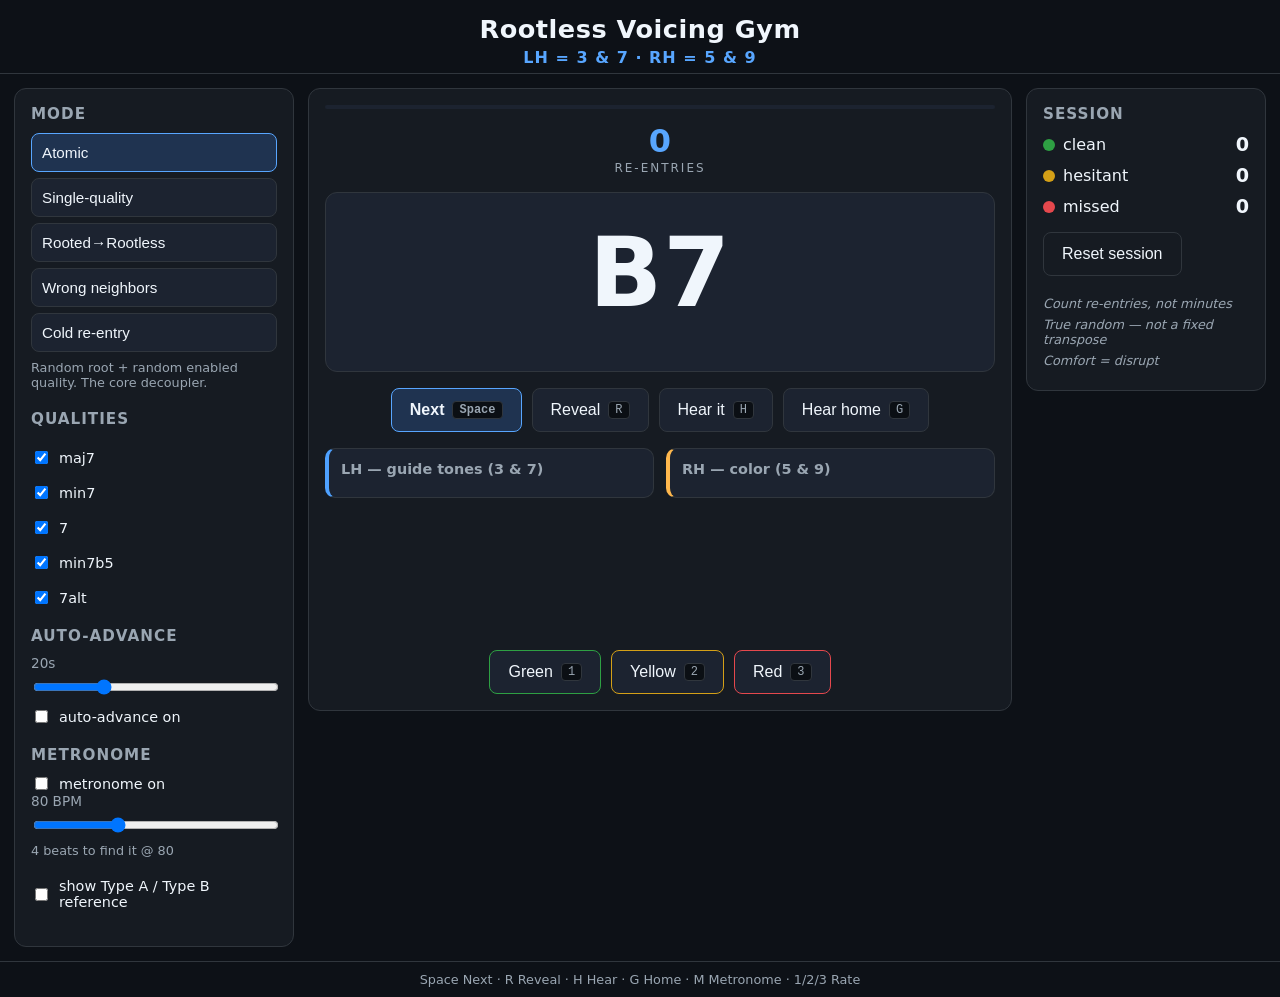
<file: rootless-trainer/index.html>
<!DOCTYPE html>
<html lang="en">
<head>
  <meta charset="UTF-8" />
  <meta name="viewport" content="width=device-width, initial-scale=1.0" />
  <title>Rootless Voicing Gym</title>
  <link rel="stylesheet" href="styles.css" />
</head>
<body>
  <header class="topbar">
    <h1>Rootless Voicing Gym</h1>
    <p class="tagline">LH = 3 &amp; 7 &middot; RH = 5 &amp; 9</p>
  </header>

  <main class="layout">
    <!-- LEFT: settings / modes -->
    <aside class="panel settings">
      <section class="block">
        <h2>Mode</h2>
        <div class="mode-tabs" id="modeTabs">
          <button class="mode-tab" data-mode="atomic">Atomic</button>
          <button class="mode-tab" data-mode="single">Single-quality</button>
          <button class="mode-tab" data-mode="bridge">Rooted&rarr;Rootless</button>
          <button class="mode-tab" data-mode="neighbors">Wrong neighbors</button>
          <button class="mode-tab" data-mode="progression">Cold re-entry</button>
        </div>
        <p class="hint" id="modeDesc"></p>
      </section>

      <section class="block" id="singleQualityBlock" hidden>
        <h2>Lock quality</h2>
        <select id="singleQualitySelect"></select>
      </section>

      <section class="block" id="progressionBlock" hidden>
        <h2>Progression template</h2>
        <select id="progressionSelect">
          <option value="1-6-2-5">1-6-2-5</option>
          <option value="2-5-1">2-5-1</option>
          <option value="3-6-2-5-1">3-6-2-5-1</option>
          <option value="minor-ii-V-i">minor ii-V-i</option>
        </select>
        <label class="chk">
          <input type="checkbox" id="breakConveyor" />
          break the conveyor belt (avoid P4/P5 next root)
        </label>
      </section>

      <section class="block">
        <h2>Qualities</h2>
        <div id="qualityChecks" class="quality-checks"></div>
      </section>

      <section class="block">
        <h2>Auto-advance</h2>
        <label class="range-row">
          <span id="autoAdvanceLabel">20s</span>
          <input type="range" id="autoAdvance" min="5" max="60" step="1" value="20" />
        </label>
        <label class="chk">
          <input type="checkbox" id="autoAdvanceOn" />
          auto-advance on
        </label>
      </section>

      <section class="block">
        <h2>Metronome</h2>
        <label class="chk">
          <input type="checkbox" id="metOn" />
          metronome on
        </label>
        <label class="range-row">
          <span id="bpmLabel">80 BPM</span>
          <input type="range" id="bpm" min="40" max="160" step="1" value="80" />
        </label>
        <p class="hint">4 beats to find it @ 80</p>
      </section>

      <section class="block">
        <label class="chk">
          <input type="checkbox" id="typeABToggle" />
          show Type A / Type B reference
        </label>
      </section>
    </aside>

    <!-- CENTER: flashcard -->
    <section class="panel stage">
      <div class="progress-wrap"><div class="progress-bar" id="progressBar"></div></div>

      <div class="reentries">
        <span class="reentries-num" id="reentryCount">0</span>
        <span class="reentries-label">re-entries</span>
      </div>

      <div class="flashcard" id="flashcard">
        <div class="chord-symbol" id="chordSymbol">&mdash;</div>
        <div class="chord-context" id="chordContext"></div>
        <div class="prog-line" id="progLine"></div>
      </div>

      <div class="controls-row">
        <button class="btn primary" id="nextBtn">Next <kbd>Space</kbd></button>
        <button class="btn" id="revealBtn">Reveal <kbd>R</kbd></button>
        <button class="btn" id="hearBtn">Hear it <kbd>H</kbd></button>
        <button class="btn" id="homeBtn">Hear home <kbd>G</kbd></button>
      </div>

      <div class="reveal" id="reveal" hidden>
        <div class="notes-grid">
          <div class="hand lh">
            <h3>LH &mdash; guide tones (3 &amp; 7)</h3>
            <div class="note-list" id="lhNotes"></div>
          </div>
          <div class="hand rh">
            <h3>RH &mdash; color (5 &amp; 9)</h3>
            <div class="note-list" id="rhNotes"></div>
          </div>
        </div>

        <div class="piano" id="piano" aria-label="keyboard diagram"></div>

        <div class="typeab" id="typeAB" hidden></div>
        <div class="rooted" id="rootedForm" hidden></div>
      </div>

      <div class="rating">
        <button class="btn green" id="rateGreen">Green <kbd>1</kbd></button>
        <button class="btn yellow" id="rateYellow">Yellow <kbd>2</kbd></button>
        <button class="btn red" id="rateRed">Red <kbd>3</kbd></button>
      </div>
    </section>

    <!-- RIGHT: session -->
    <aside class="panel session">
      <h2>Session</h2>
      <ul class="tally">
        <li><span class="dot green"></span> clean <strong id="tallyGreen">0</strong></li>
        <li><span class="dot yellow"></span> hesitant <strong id="tallyYellow">0</strong></li>
        <li><span class="dot red"></span> missed <strong id="tallyRed">0</strong></li>
      </ul>
      <button class="btn ghost" id="resetBtn">Reset session</button>
      <div class="microcopy">
        <p>Count re-entries, not minutes</p>
        <p>True random &mdash; not a fixed transpose</p>
        <p>Comfort = disrupt</p>
      </div>
    </aside>
  </main>

  <footer class="footbar">
    <span>Space Next &middot; R Reveal &middot; H Hear &middot; G Home &middot; M Metronome &middot; 1/2/3 Rate</span>
  </footer>

  <script src="app.js"></script>
</body>
</html>
</file>
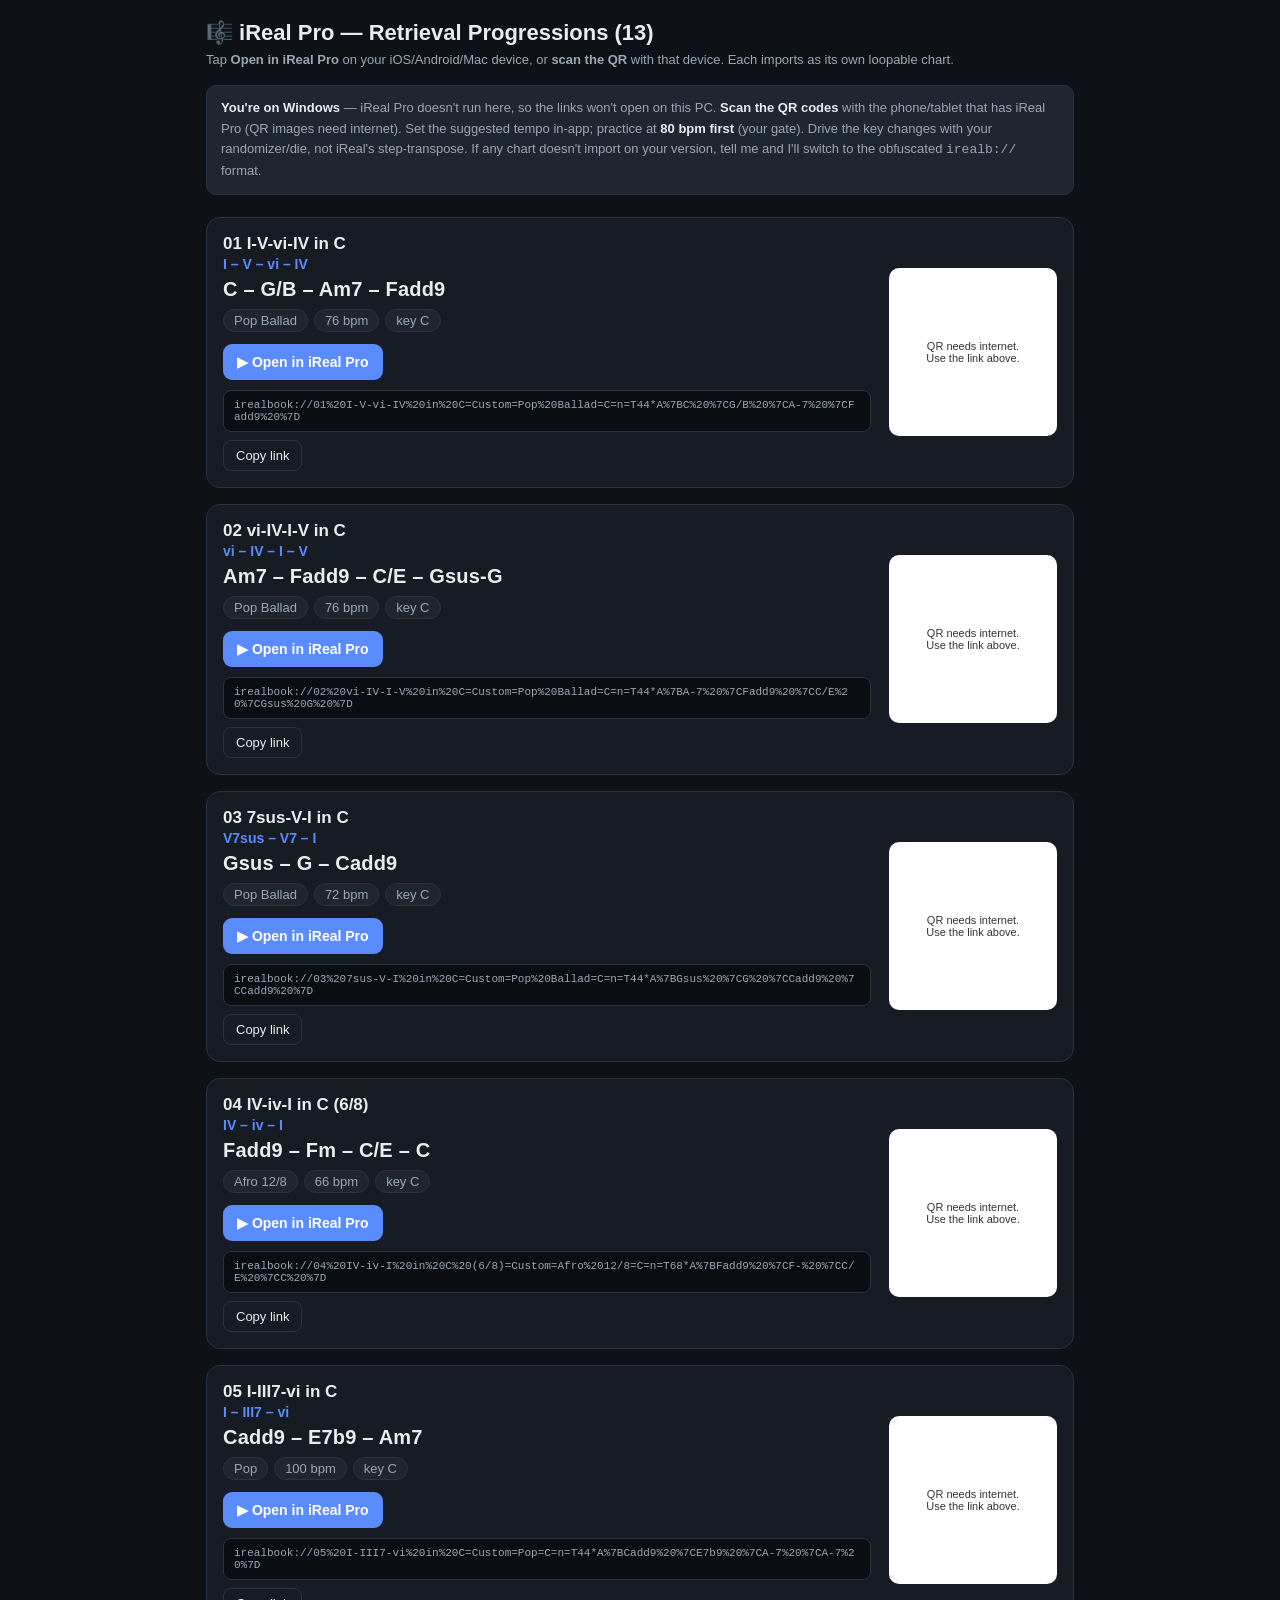
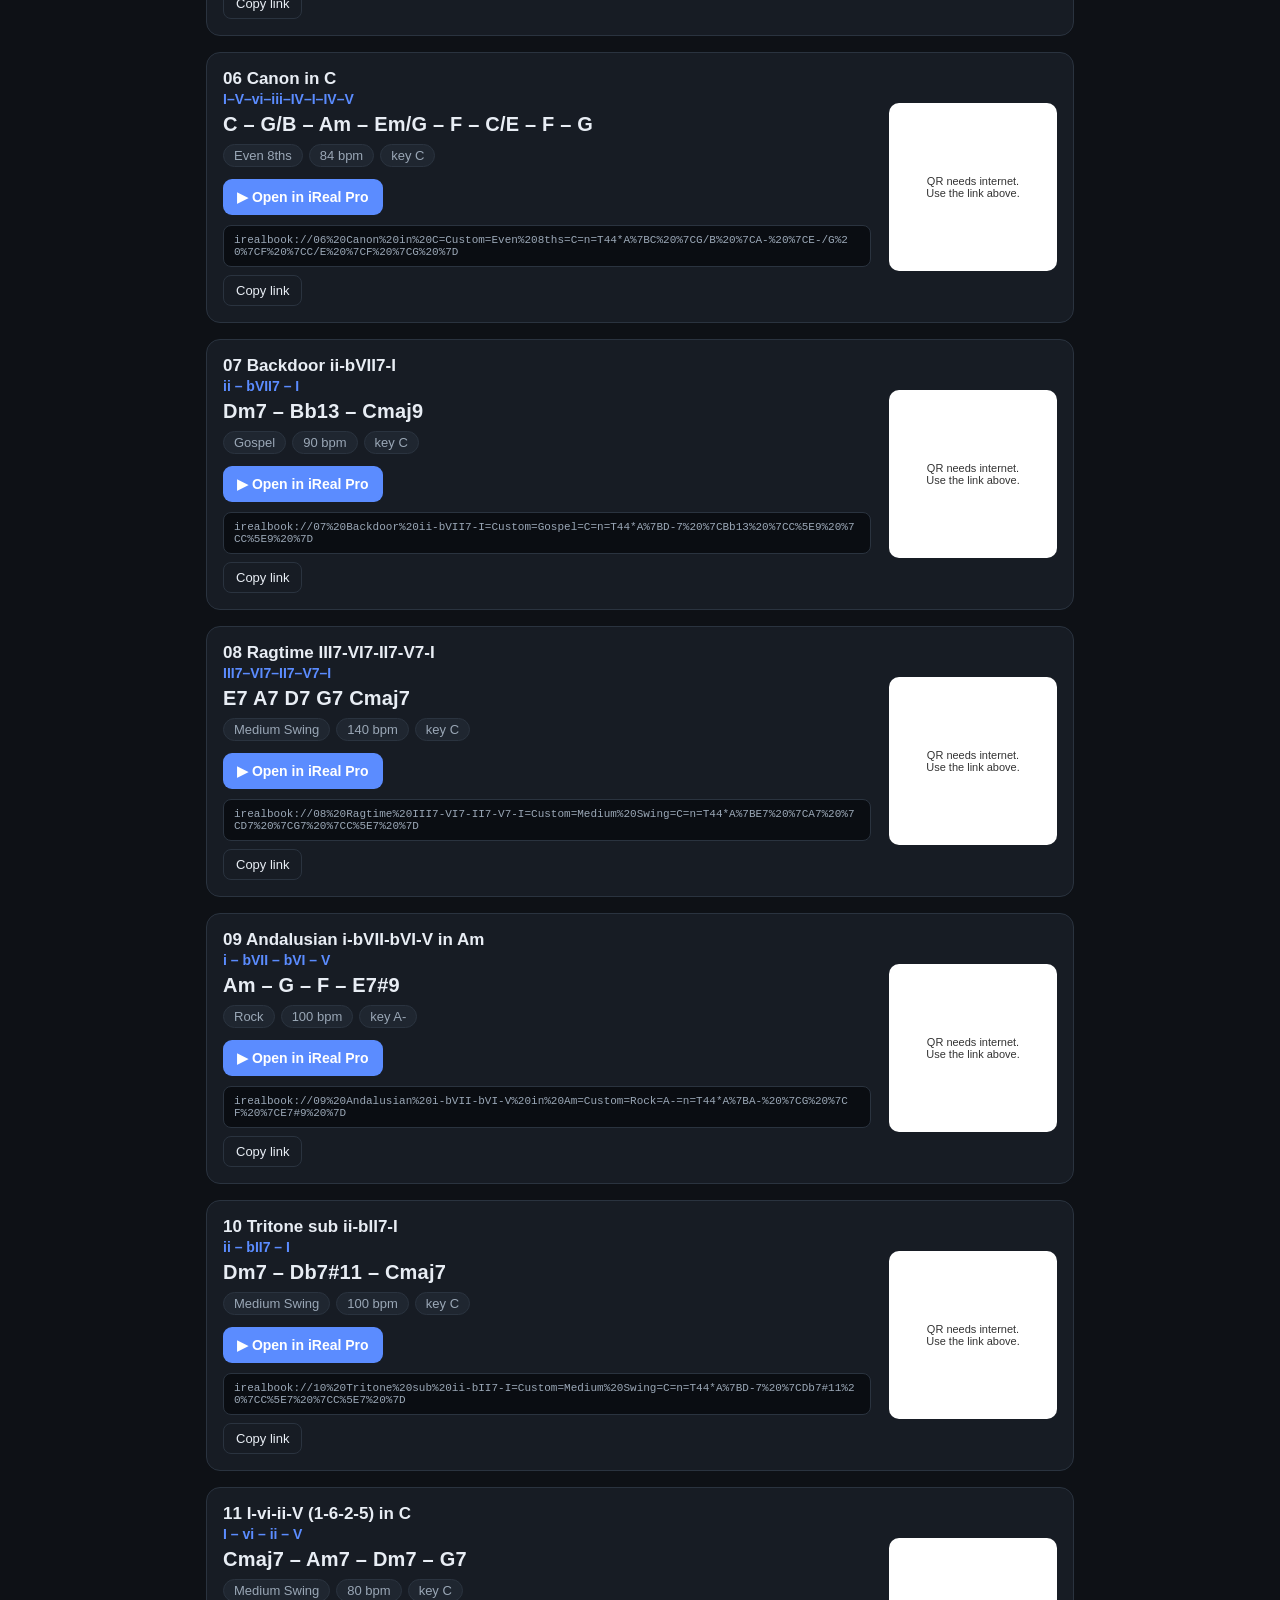
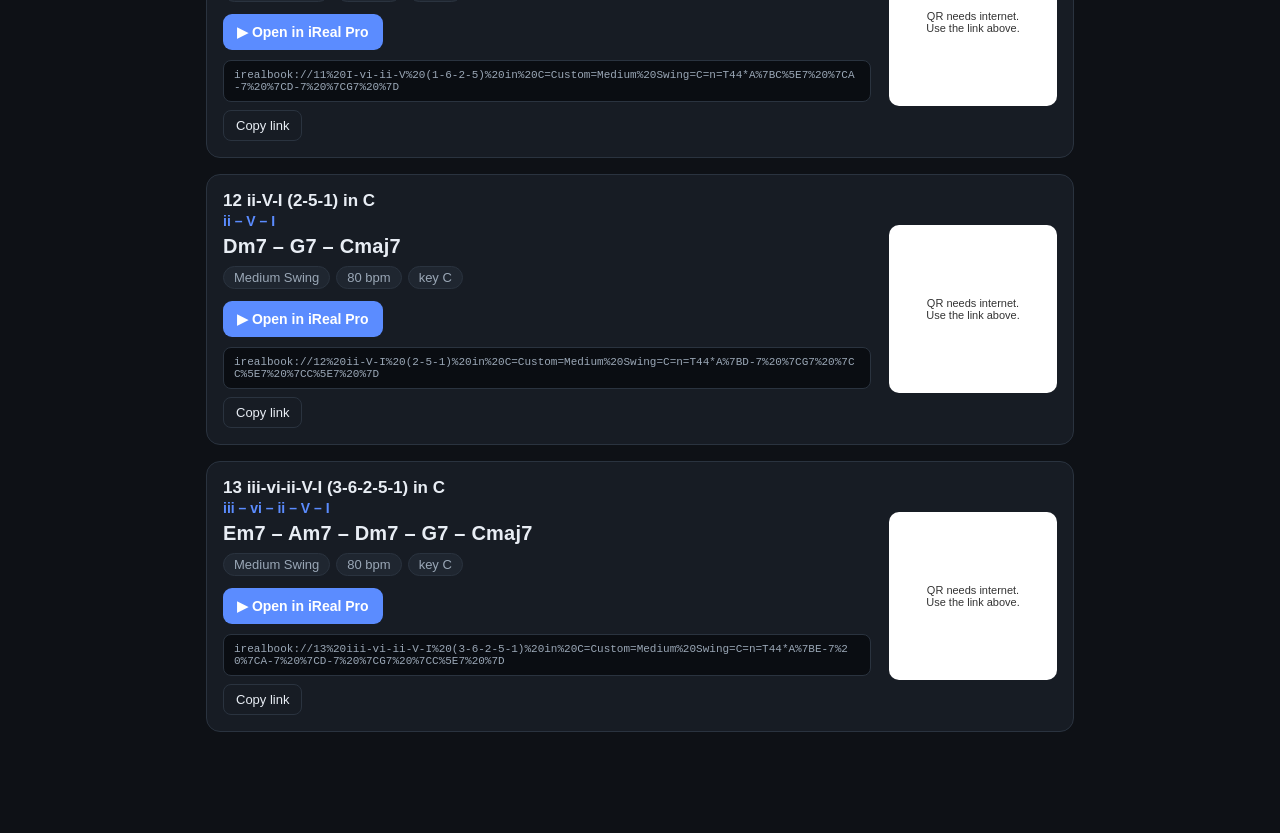
<file: irealb.html>
<!DOCTYPE html>
<html lang="en">
<head>
<meta charset="UTF-8" />
<meta name="viewport" content="width=device-width, initial-scale=1.0" />
<title>iReal Pro — Retrieval Progressions</title>
<style>
  :root{--bg:#0e1116;--panel:#171c24;--panel2:#1f2630;--line:#2a333f;--text:#e8edf4;--muted:#9aa7b6;--accent:#5b8cff;--green:#3fb950;--radius:14px;}
  *{box-sizing:border-box;}
  body{margin:0;background:var(--bg);color:var(--text);font-family:-apple-system,BlinkMacSystemFont,"Segoe UI",Roboto,Helvetica,Arial,sans-serif;}
  .wrap{max-width:900px;margin:0 auto;padding:20px 16px 60px;}
  h1{font-size:22px;margin:0 0 4px;}
  .sub{color:var(--muted);font-size:13px;margin:0 0 10px;line-height:1.6;}
  .note{background:var(--panel2);border:1px solid var(--line);border-radius:10px;padding:12px 14px;font-size:13px;color:var(--muted);margin:14px 0 22px;line-height:1.6;}
  .note b{color:var(--text);}
  .card{background:var(--panel);border:1px solid var(--line);border-radius:var(--radius);padding:16px;margin-bottom:16px;display:flex;gap:18px;flex-wrap:wrap;align-items:center;}
  .info{flex:1;min-width:260px;}
  .title{font-size:17px;font-weight:700;margin:0 0 2px;}
  .rn{color:var(--accent);font-weight:600;font-size:14px;margin:0 0 6px;}
  .chords{font-size:20px;font-weight:700;letter-spacing:.01em;margin:2px 0 8px;}
  .meta{color:var(--muted);font-size:13px;margin-bottom:12px;}
  .meta .pill{display:inline-block;background:var(--panel2);border:1px solid var(--line);border-radius:999px;padding:3px 10px;margin-right:6px;}
  a.btn{display:inline-block;text-decoration:none;background:var(--accent);color:#fff;font-weight:600;padding:10px 14px;border-radius:9px;font-size:14px;}
  .raw{display:block;margin-top:10px;background:#0a0d12;border:1px solid var(--line);border-radius:8px;padding:8px 10px;font-family:monospace;font-size:11px;color:var(--muted);word-break:break-all;}
  .copy{margin-top:8px;background:transparent;border:1px solid var(--line);color:var(--text);border-radius:8px;padding:7px 12px;font:inherit;font-size:13px;cursor:pointer;}
  .qr{background:#fff;border-radius:10px;padding:8px;width:168px;height:168px;flex:0 0 auto;display:flex;align-items:center;justify-content:center;}
  .qr img{width:150px;height:150px;display:block;}
  .qr .err{color:#333;font-size:11px;text-align:center;padding:6px;}
</style>
</head>
<body>
<div class="wrap">
  <h1>🎼 iReal Pro — Retrieval Progressions (13)</h1>
  <p class="sub">Tap <b>Open in iReal Pro</b> on your iOS/Android/Mac device, or <b>scan the QR</b> with that device. Each imports as its own loopable chart.</p>
  <div class="note">
    <b>You're on Windows</b> — iReal Pro doesn't run here, so the links won't open on this PC. <b>Scan the QR codes</b> with the phone/tablet that has iReal Pro (QR images need internet). Set the suggested tempo in-app; practice at <b>80 bpm first</b> (your gate). Drive the key changes with your randomizer/die, not iReal's step-transpose. If any chart doesn't import on your version, tell me and I'll switch to the obfuscated <code>irealb://</code> format.
  </div>
  <div id="list"></div>
</div>

<script>
(function(){
  "use strict";
  var SONGS=[
    {t:"01 I-V-vi-IV in C", rn:"I  –  V  –  vi  –  IV", ch:"C  –  G/B  –  Am7  –  Fadd9", style:"Pop Ballad", key:"C", bpm:76, music:"T44*A{C |G/B |A-7 |Fadd9 }"},
    {t:"02 vi-IV-I-V in C", rn:"vi  –  IV  –  I  –  V", ch:"Am7  –  Fadd9  –  C/E  –  Gsus-G", style:"Pop Ballad", key:"C", bpm:76, music:"T44*A{A-7 |Fadd9 |C/E |Gsus G }"},
    {t:"03 7sus-V-I in C", rn:"V7sus  –  V7  –  I", ch:"Gsus  –  G  –  Cadd9", style:"Pop Ballad", key:"C", bpm:72, music:"T44*A{Gsus |G |Cadd9 |Cadd9 }"},
    {t:"04 IV-iv-I in C (6/8)", rn:"IV  –  iv  –  I", ch:"Fadd9  –  Fm  –  C/E  –  C", style:"Afro 12/8", key:"C", bpm:66, music:"T68*A{Fadd9 |F- |C/E |C }"},
    {t:"05 I-III7-vi in C", rn:"I  –  III7  –  vi", ch:"Cadd9  –  E7b9  –  Am7", style:"Pop", key:"C", bpm:100, music:"T44*A{Cadd9 |E7b9 |A-7 |A-7 }"},
    {t:"06 Canon in C", rn:"I–V–vi–iii–IV–I–IV–V", ch:"C – G/B – Am – Em/G – F – C/E – F – G", style:"Even 8ths", key:"C", bpm:84, music:"T44*A{C |G/B |A- |E-/G |F |C/E |F |G }"},
    {t:"07 Backdoor ii-bVII7-I", rn:"ii  –  bVII7  –  I", ch:"Dm7  –  Bb13  –  Cmaj9", style:"Gospel", key:"C", bpm:90, music:"T44*A{D-7 |Bb13 |C^9 |C^9 }"},
    {t:"08 Ragtime III7-VI7-II7-V7-I", rn:"III7–VI7–II7–V7–I", ch:"E7 A7 D7 G7 Cmaj7", style:"Medium Swing", key:"C", bpm:140, music:"T44*A{E7 |A7 |D7 |G7 |C^7 }"},
    {t:"09 Andalusian i-bVII-bVI-V in Am", rn:"i  –  bVII  –  bVI  –  V", ch:"Am  –  G  –  F  –  E7#9", style:"Rock", key:"A-", bpm:100, music:"T44*A{A- |G |F |E7#9 }"},
    {t:"10 Tritone sub ii-bII7-I", rn:"ii  –  bII7  –  I", ch:"Dm7  –  Db7#11  –  Cmaj7", style:"Medium Swing", key:"C", bpm:100, music:"T44*A{D-7 |Db7#11 |C^7 |C^7 }"},
    {t:"11 I-vi-ii-V (1-6-2-5) in C", rn:"I  –  vi  –  ii  –  V", ch:"Cmaj7  –  Am7  –  Dm7  –  G7", style:"Medium Swing", key:"C", bpm:80, music:"T44*A{C^7 |A-7 |D-7 |G7 }"},
    {t:"12 ii-V-I (2-5-1) in C", rn:"ii  –  V  –  I", ch:"Dm7  –  G7  –  Cmaj7", style:"Medium Swing", key:"C", bpm:80, music:"T44*A{D-7 |G7 |C^7 |C^7 }"},
    {t:"13 iii-vi-ii-V-I (3-6-2-5-1) in C", rn:"iii  –  vi  –  ii  –  V  –  I", ch:"Em7  –  Am7  –  Dm7  –  G7  –  Cmaj7", style:"Medium Swing", key:"C", bpm:80, music:"T44*A{E-7 |A-7 |D-7 |G7 |C^7 }"}
  ];
  function rawURL(s){return "irealbook://"+s.t+"=Custom="+s.style+"="+s.key+"=n="+s.music;}
  var list=document.getElementById('list');
  SONGS.forEach(function(s){
    var scheme=encodeURI(rawURL(s));
    var qr="https://api.qrserver.com/v1/create-qr-code/?size=200x200&margin=4&data="+encodeURIComponent(scheme);
    var card=document.createElement('div'); card.className='card';
    card.innerHTML=
      '<div class="info">'+
        '<p class="title">'+s.t+'</p>'+
        '<p class="rn">'+s.rn+'</p>'+
        '<div class="chords">'+s.ch+'</div>'+
        '<div class="meta"><span class="pill">'+s.style+'</span><span class="pill">'+s.bpm+' bpm</span><span class="pill">key '+s.key+'</span></div>'+
        '<a class="btn" href="'+scheme+'">▶ Open in iReal Pro</a>'+
        '<code class="raw">'+scheme+'</code>'+
        '<button class="copy">Copy link</button>'+
      '</div>'+
      '<div class="qr"><img alt="QR" src="'+qr+'" onerror="this.parentNode.innerHTML=\'<div class=&quot;err&quot;>QR needs internet.<br>Use the link above.</div>\'"></div>';
    var btn=card.querySelector('.copy');
    btn.addEventListener('click',function(){
      navigator.clipboard.writeText(scheme).then(function(){btn.textContent='Copied ✓';setTimeout(function(){btn.textContent='Copy link';},1500);});
    });
    list.appendChild(card);
  });
})();
</script>
</body>
</html>
</file>
<file: rootless-trainer/styles.css>
:root {
  --bg: #0d1117;
  --panel: #161b22;
  --panel-2: #1c2330;
  --fg: #f0f6fc;
  --fg-dim: #9aa6b2;
  --accent: #58a6ff;
  --lh: #4ea1ff;      /* blue - left hand */
  --rh: #ffb84d;      /* amber - right hand */
  --root: #4a5361;    /* grey - root (not played) */
  --green: #2ea043;
  --yellow: #d4a017;
  --red: #e5484d;
  --border: #30363d;
  --radius: 12px;
}

* { box-sizing: border-box; }

html, body {
  margin: 0;
  padding: 0;
  background: var(--bg);
  color: var(--fg);
  font-family: system-ui, -apple-system, "Segoe UI", Roboto, Helvetica, Arial, sans-serif;
  min-height: 100vh;
}

.topbar {
  text-align: center;
  padding: 14px 10px 6px;
  border-bottom: 1px solid var(--border);
}
.topbar h1 { margin: 0; font-size: 1.6rem; letter-spacing: 0.5px; }
.tagline { margin: 4px 0 0; color: var(--accent); font-weight: 600; letter-spacing: 1px; }

.layout {
  display: grid;
  grid-template-columns: 280px 1fr 240px;
  gap: 14px;
  padding: 14px;
  align-items: start;
}

.panel {
  background: var(--panel);
  border: 1px solid var(--border);
  border-radius: var(--radius);
  padding: 16px;
}

h2 { font-size: 0.95rem; text-transform: uppercase; letter-spacing: 1px; color: var(--fg-dim); margin: 0 0 10px; }
h3 { font-size: 0.9rem; margin: 0 0 8px; color: var(--fg-dim); }

.block { margin-bottom: 20px; }
.hint { color: var(--fg-dim); font-size: 0.8rem; margin: 8px 0 0; }

.mode-tabs { display: flex; flex-direction: column; gap: 6px; }
.mode-tab {
  background: var(--panel-2);
  color: var(--fg);
  border: 1px solid var(--border);
  border-radius: 8px;
  padding: 10px;
  font-size: 0.95rem;
  cursor: pointer;
  text-align: left;
}
.mode-tab.active { border-color: var(--accent); background: #1f3350; color: var(--fg); }

select, input[type="range"] { width: 100%; }
select {
  background: var(--panel-2);
  color: var(--fg);
  border: 1px solid var(--border);
  border-radius: 8px;
  padding: 8px;
  font-size: 1rem;
}

.chk { display: flex; align-items: center; gap: 8px; margin-top: 10px; font-size: 0.9rem; cursor: pointer; }
.chk input { width: auto; }

.range-row { display: flex; flex-direction: column; gap: 6px; font-size: 0.85rem; color: var(--fg-dim); }

.quality-checks { display: flex; flex-direction: column; gap: 6px; }

/* STAGE */
.stage { display: flex; flex-direction: column; align-items: center; gap: 16px; }

.progress-wrap { width: 100%; height: 4px; background: var(--panel-2); border-radius: 2px; overflow: hidden; }
.progress-bar { height: 100%; width: 0%; background: var(--accent); transition: width 0.1s linear; }

.reentries { text-align: center; }
.reentries-num { font-size: 2rem; font-weight: 800; color: var(--accent); display: block; line-height: 1; }
.reentries-label { font-size: 0.75rem; text-transform: uppercase; letter-spacing: 2px; color: var(--fg-dim); }

.flashcard {
  width: 100%;
  min-height: 180px;
  background: var(--panel-2);
  border: 1px solid var(--border);
  border-radius: var(--radius);
  display: flex;
  flex-direction: column;
  align-items: center;
  justify-content: center;
  padding: 20px;
}
.chord-symbol { font-size: clamp(3rem, 10vw, 6rem); font-weight: 800; letter-spacing: 1px; }
.chord-context { font-size: 1.3rem; color: var(--rh); margin-top: 8px; }
.prog-line { font-size: 1rem; color: var(--fg-dim); margin-top: 10px; letter-spacing: 1px; }

.controls-row, .rating { display: flex; gap: 10px; flex-wrap: wrap; justify-content: center; }

.btn {
  background: var(--panel-2);
  color: var(--fg);
  border: 1px solid var(--border);
  border-radius: 8px;
  padding: 12px 18px;
  font-size: 1rem;
  cursor: pointer;
  display: inline-flex;
  align-items: center;
  gap: 8px;
}
.btn:hover { border-color: var(--accent); }
.btn.primary { background: #1f3350; border-color: var(--accent); font-weight: 700; }
.btn.ghost { background: transparent; }
.btn.green { border-color: var(--green); }
.btn.yellow { border-color: var(--yellow); }
.btn.red { border-color: var(--red); }
kbd {
  background: #0b0f14;
  border: 1px solid var(--border);
  border-radius: 4px;
  padding: 1px 6px;
  font-size: 0.75rem;
  color: var(--fg-dim);
}

/* REVEAL */
.reveal { width: 100%; display: flex; flex-direction: column; gap: 16px; }
.notes-grid { display: grid; grid-template-columns: 1fr 1fr; gap: 12px; }
.hand { background: var(--panel-2); border-radius: 10px; padding: 12px; border: 1px solid var(--border); }
.hand.lh { border-left: 4px solid var(--lh); }
.hand.rh { border-left: 4px solid var(--rh); }
.note-list { display: flex; flex-direction: column; gap: 6px; }
.note-item { display: flex; justify-content: space-between; font-size: 1.2rem; }
.note-item .deg { color: var(--fg-dim); font-size: 0.95rem; }
.lh .note-item .name { color: var(--lh); font-weight: 700; }
.rh .note-item .name { color: var(--rh); font-weight: 700; }

/* PIANO */
.piano {
  position: relative;
  width: 100%;
  height: 120px;
  display: flex;
  user-select: none;
}
.key {
  position: relative;
  border: 1px solid #000;
  border-radius: 0 0 4px 4px;
}
.key.white { background: #e8edf2; flex: 1 0 0; z-index: 1; }
.key.black {
  background: #11161d;
  width: 1.6%;
  height: 62%;
  margin: 0 -0.8%;
  z-index: 2;
}
.key.lh { background: var(--lh) !important; }
.key.rh { background: var(--rh) !important; }
.key.rootkey { background: var(--root) !important; opacity: 0.85; }
.key .klabel {
  position: absolute;
  bottom: 2px;
  left: 0; right: 0;
  text-align: center;
  font-size: 0.55rem;
  color: #0b0f14;
  pointer-events: none;
}
.key.black .klabel { color: #e8edf2; }
.key.rootkey .klabel { color: var(--fg); font-size: 0.5rem; }

.typeab, .rooted {
  background: var(--panel-2);
  border: 1px dashed var(--border);
  border-radius: 10px;
  padding: 12px;
  font-size: 1rem;
  line-height: 1.6;
}
.rooted .prompt { color: var(--accent); font-weight: 600; margin-bottom: 6px; }

/* SESSION */
.session .tally { list-style: none; padding: 0; margin: 0 0 14px; }
.session .tally li { display: flex; align-items: center; gap: 8px; font-size: 1rem; margin-bottom: 8px; }
.session .tally strong { margin-left: auto; font-size: 1.2rem; }
.dot { width: 12px; height: 12px; border-radius: 50%; display: inline-block; }
.dot.green { background: var(--green); }
.dot.yellow { background: var(--yellow); }
.dot.red { background: var(--red); }
.microcopy { margin-top: 20px; color: var(--fg-dim); font-size: 0.8rem; font-style: italic; }
.microcopy p { margin: 6px 0; }

.footbar {
  text-align: center;
  padding: 10px;
  color: var(--fg-dim);
  font-size: 0.8rem;
  border-top: 1px solid var(--border);
}

@media (max-width: 900px) {
  .layout { grid-template-columns: 1fr; }
  .notes-grid { grid-template-columns: 1fr; }
}
</file>
